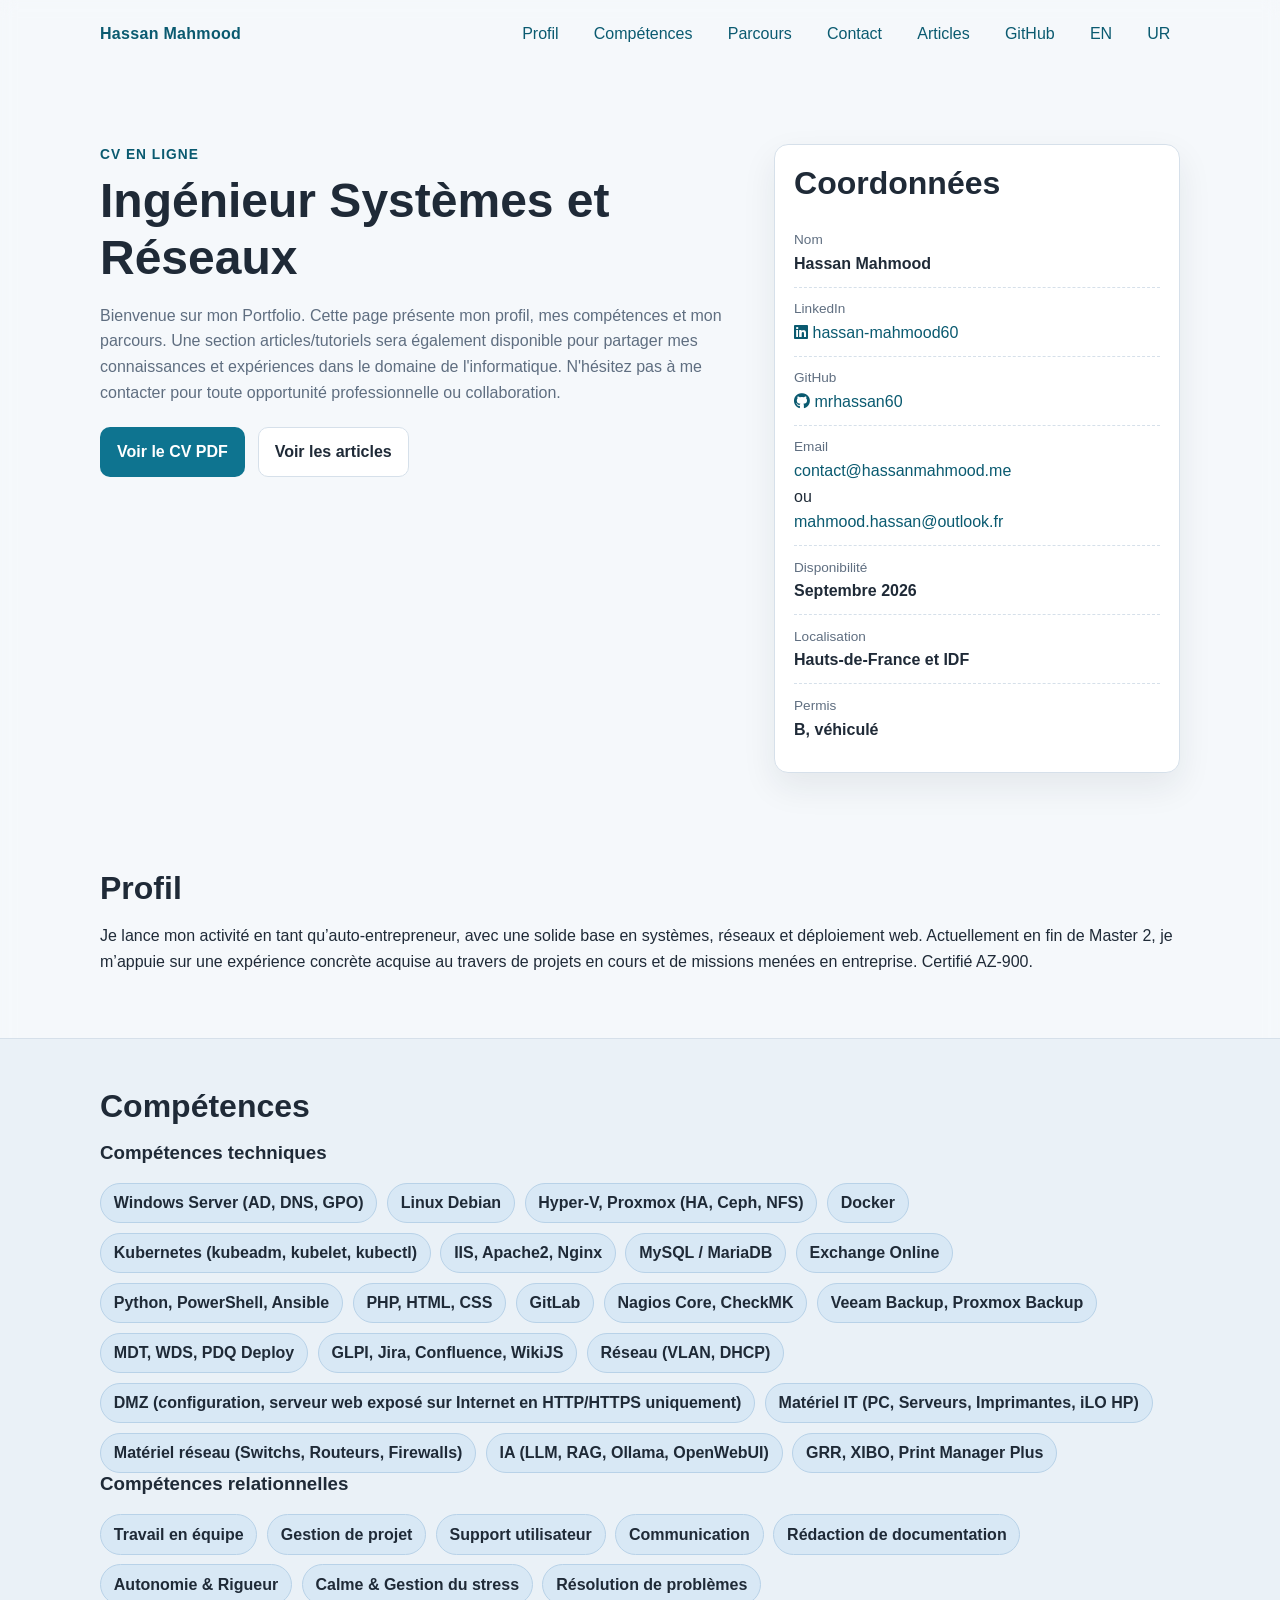
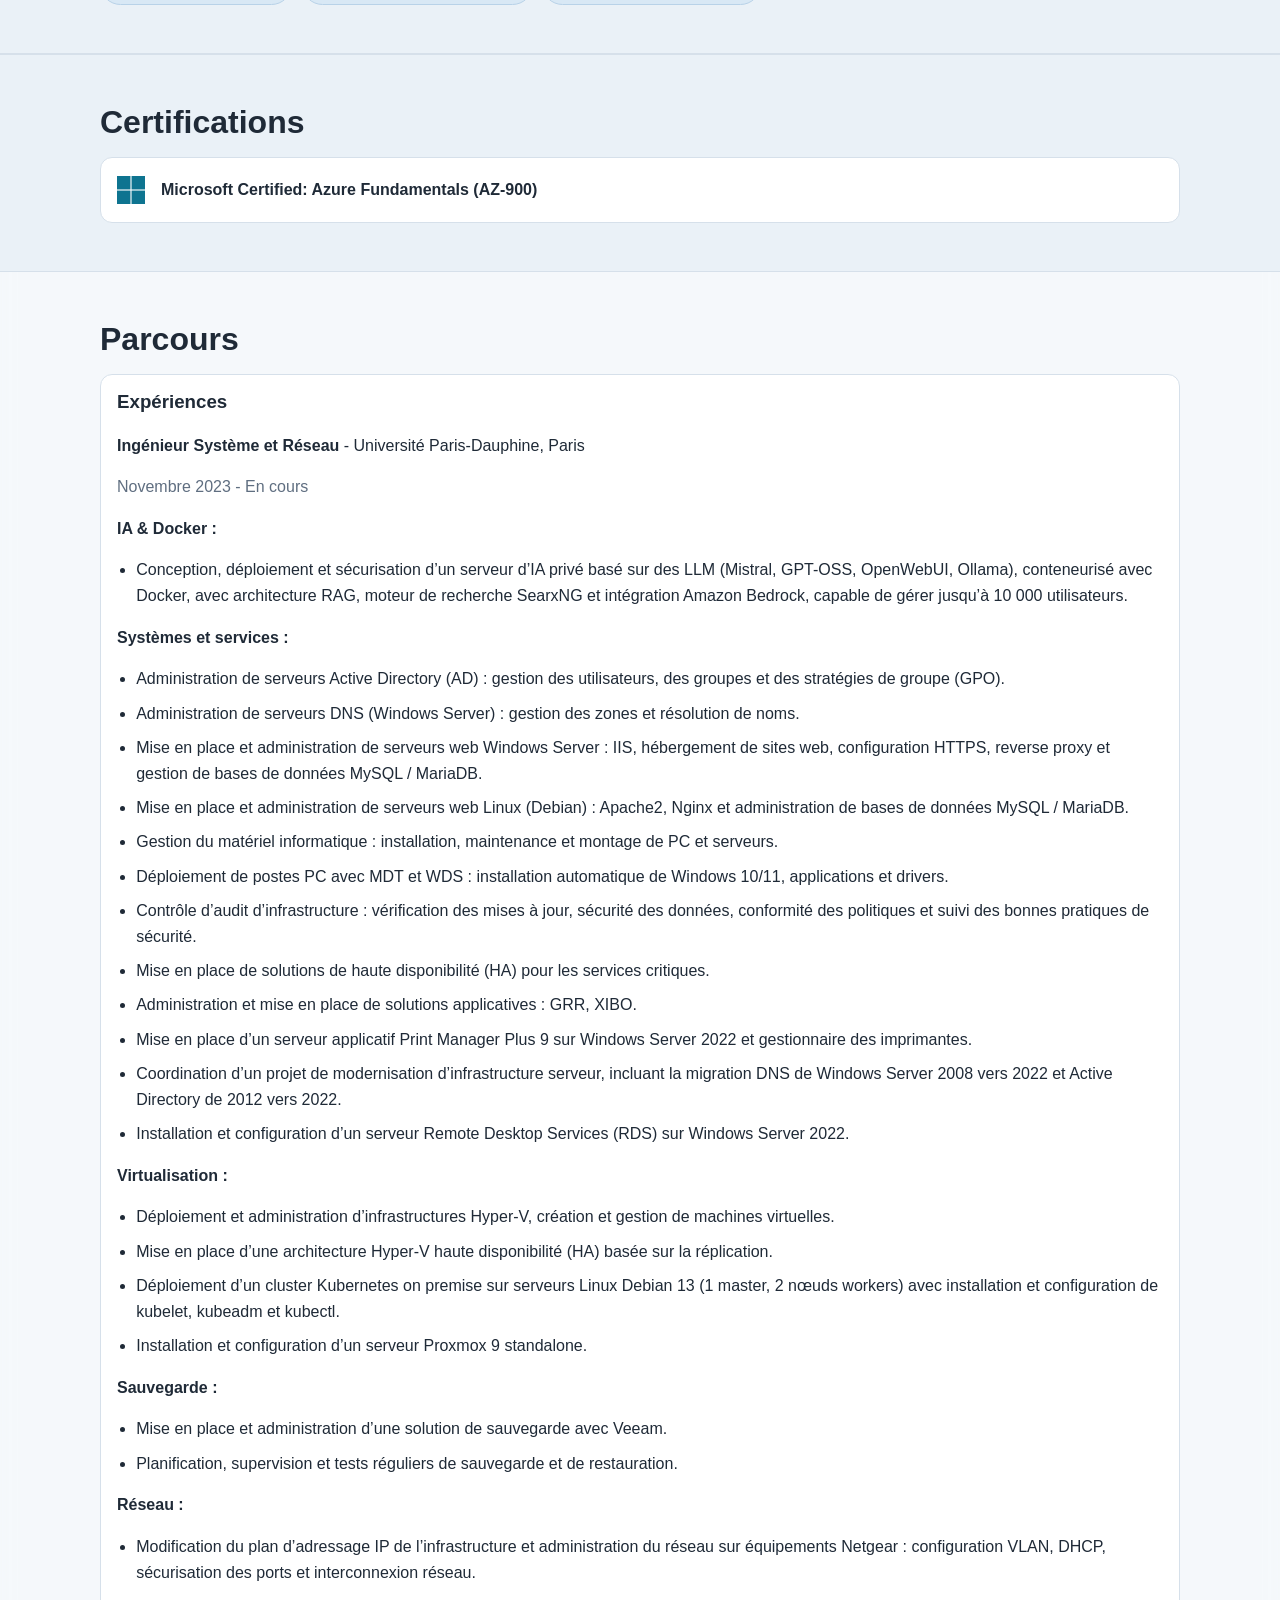
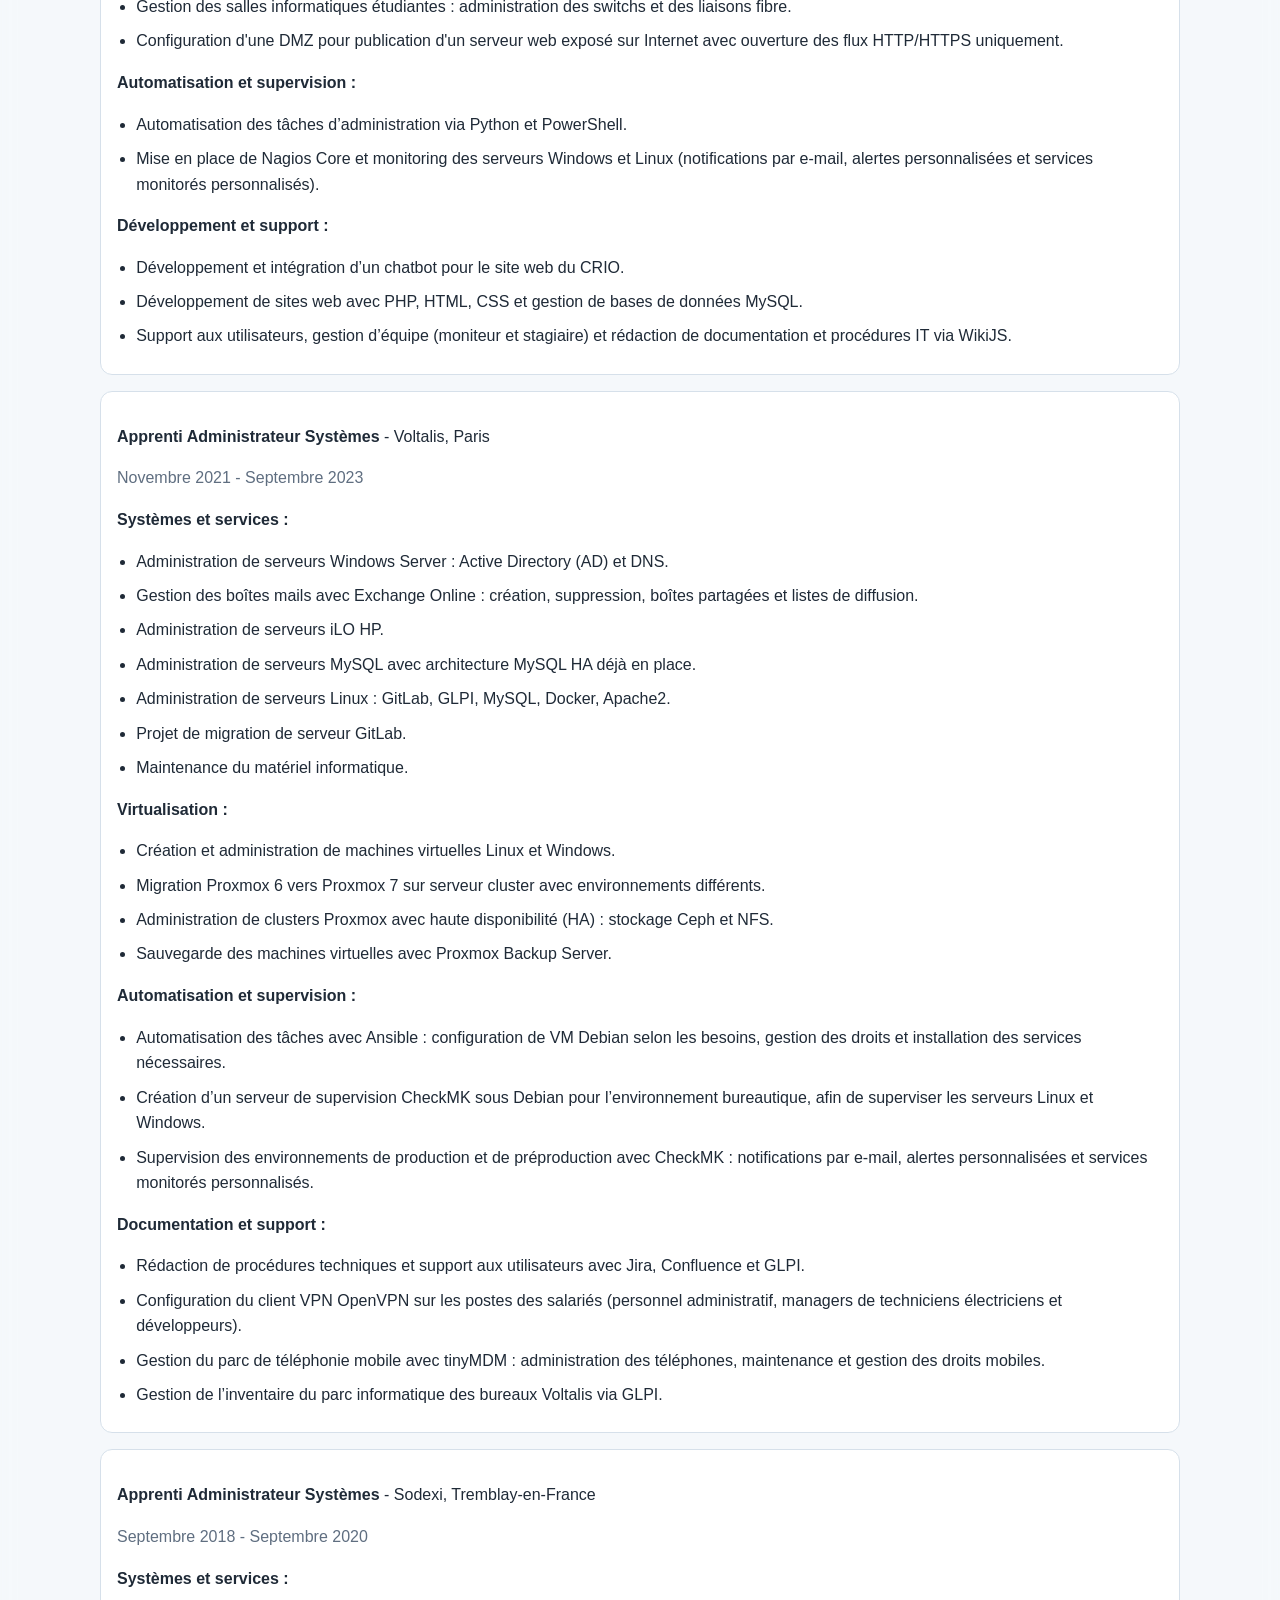
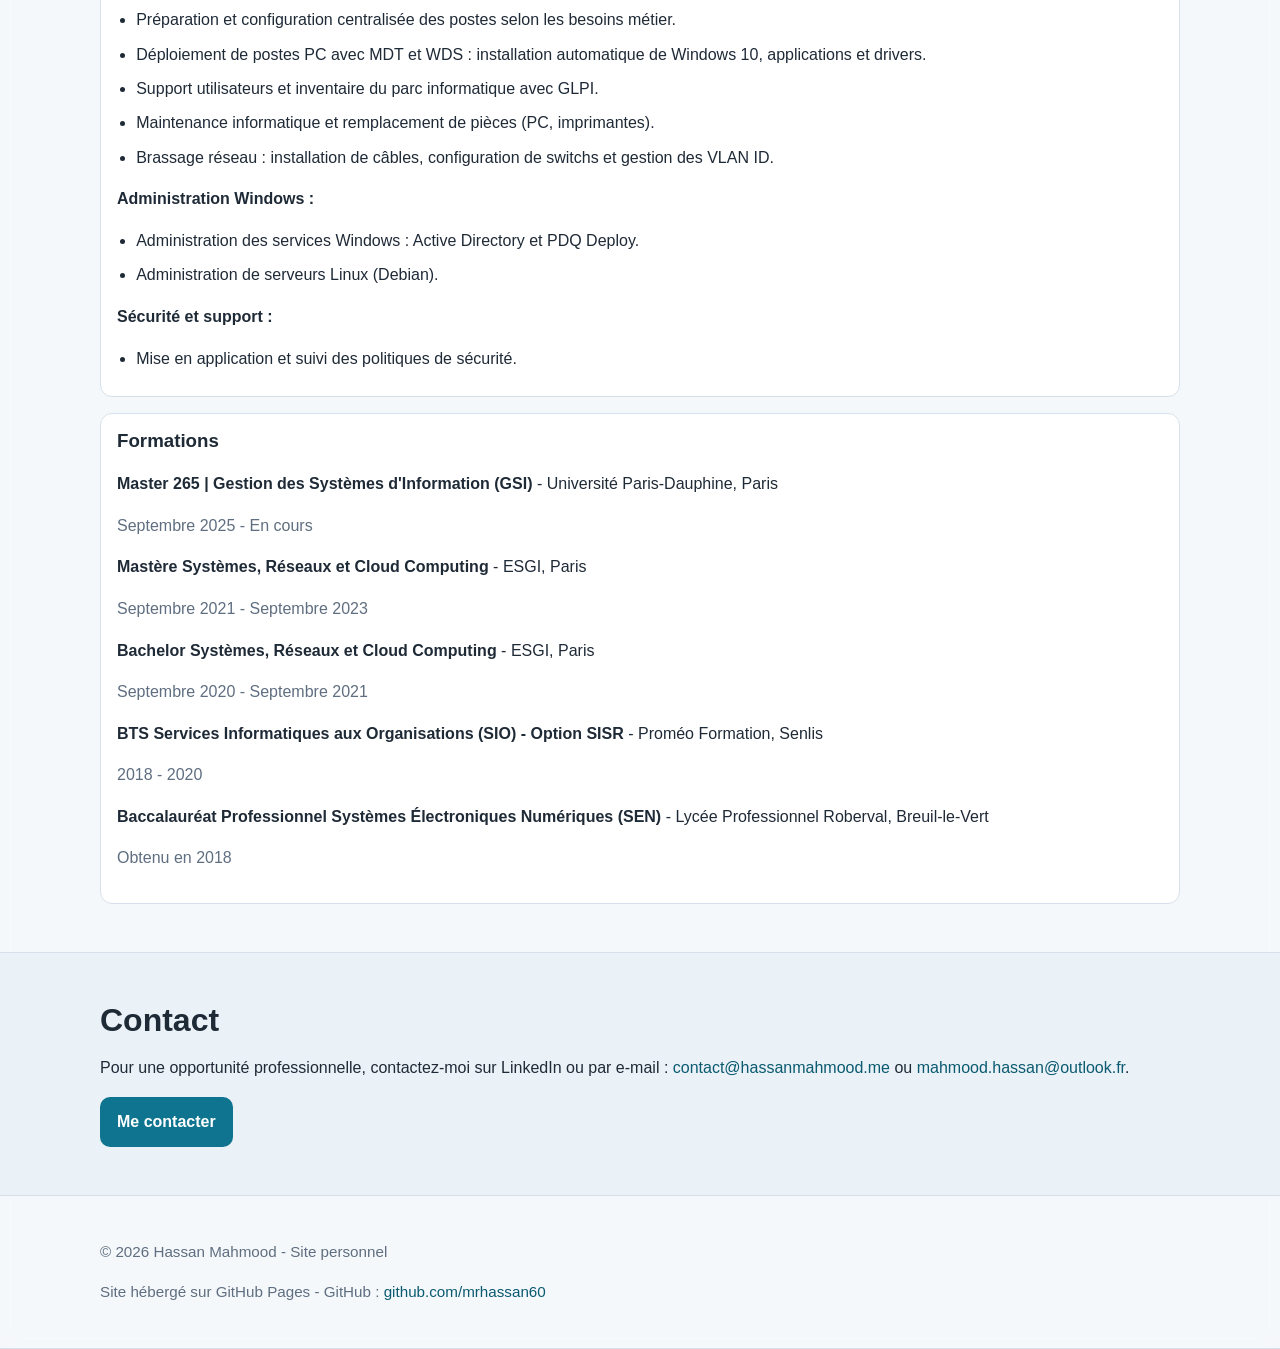
<file: index.html>
﻿<!DOCTYPE html>
<html lang="fr">
<head>
  <meta charset="UTF-8">
  <meta name="viewport" content="width=device-width, initial-scale=1.0">
  <meta name="description" content="CV en ligne de Hassan Mahmood. Profil, compétences, expériences et contact.">
  <title>Hassan Mahmood | CV en ligne</title>
  <link rel="stylesheet" href="styles.css">
  <link rel="stylesheet" href="https://cdnjs.cloudflare.com/ajax/libs/font-awesome/6.5.2/css/all.min.css" integrity="sha512-SnH5WK+bZxgPHs44uWIX+LLJAJ9/2PkPKZ5QiAj6Ta86w+fsb2TkcmfRyVX3pBnMFcV7oQPJkl9QevSCWr3W6A==" crossorigin="anonymous" referrerpolicy="no-referrer" />
</head>
<body
  <header class="site-header">
    <div class="container nav-wrap">
      <a class="brand" href="index.html">Hassan Mahmood</a>
      <nav class="nav">
        <a href="#profil">Profil</a>
        <a href="#competences">Compétences</a>
        <a href="#parcours">Parcours</a>
        <a href="#contact">Contact</a>
        <a href="articles.html">Articles</a>
        <a href="https://github.com/mrhassan60" target="_blank" rel="noopener noreferrer">GitHub</a>
        <a href="index-en.html" title="English version">EN</a>
        <a href="index-ur.html" title="اردو">UR</a>
      </nav>
    </div>
  </header>

  <main>
    <section class="hero">
      <div class="container hero-grid">
        <div>
          <p class="kicker">CV en ligne</p>
          <h1>Ingénieur Systèmes et Réseaux</h1>
          <p class="lead">
            Bienvenue sur mon Portfolio. Cette page présente mon profil, mes compétences
            et mon parcours. Une section articles/tutoriels sera également disponible pour partager mes connaissances et expériences dans le domaine de l'informatique. N'hésitez pas à me contacter pour toute opportunité professionnelle ou collaboration.
          </p>
          <div class="actions">
            <a class="btn btn-primary" href="assets/CV_Hassan_MAHMOOD.pdf" target="_blank" rel="noopener noreferrer">Voir le CV PDF</a>
            <a class="btn btn-ghost" href="articles.html">Voir les articles</a>
          </div>
        </div>
        <aside class="card">
          <h2>Coordonnées</h2>
          <ul class="meta-list">
            <li><span>Nom</span><strong>Hassan Mahmood</strong></li>
            <li><span>LinkedIn</span><a href="https://www.linkedin.com/in/hassan-mahmood60/" target="_blank" rel="noopener noreferrer"><i class="fa-brands fa-linkedin"></i> hassan-mahmood60</a></li>
            <li><span>GitHub</span><a href="https://github.com/mrhassan60" target="_blank" rel="noopener noreferrer"><i class="fa-brands fa-github"></i> mrhassan60</a></li>
            <li><span>Email</span><a href="mailto:contact@hassanmahmood.me">contact@hassanmahmood.me</a> ou <a href="mailto:mahmood.hassan@outlook.fr">mahmood.hassan@outlook.fr</a></li>
            <li><span>Disponibilité</span><strong>Septembre 2026</strong></li>
            <li><span>Localisation</span><strong>Hauts-de-France et IDF</strong></li>
            <li><span>Permis</span><strong>B, véhiculé</strong></li>
          </ul>
        </aside>
      </div>
    </section>

    <section id="profil" class="section">
      <div class="container">
        <h2>Profil</h2>
        <p>
          Je lance mon activité en tant qu’auto-entrepreneur, avec une solide base en systèmes, réseaux et déploiement web. Actuellement en fin de Master 2, je m’appuie sur une expérience concrète acquise au travers de projets en cours et de missions menées en entreprise. Certifié AZ-900.
        </p>
      </div>
    </section>

    <section id="competences" class="section section-alt">
      <div class="container">
        <h2>Compétences</h2>
        <h3>Compétences techniques</h3>
        <div class="chips">
          <span>Windows Server (AD, DNS, GPO)</span>
          <span>Linux Debian</span>
          <span>Hyper-V, Proxmox (HA, Ceph, NFS)</span>
          <span>Docker</span>
          <span>Kubernetes (kubeadm, kubelet, kubectl)</span>
          <span>IIS, Apache2, Nginx</span>
          <span>MySQL / MariaDB</span>
          <span>Exchange Online</span>
          <span>Python, PowerShell, Ansible</span>
          <span>PHP, HTML, CSS</span>
          <span>GitLab</span>
          <span>Nagios Core, CheckMK</span>
          <span>Veeam Backup, Proxmox Backup</span>
          <span>MDT, WDS, PDQ Deploy</span>
          <span>GLPI, Jira, Confluence, WikiJS</span>
          <span>Réseau (VLAN, DHCP)</span>
          <span>DMZ (configuration, serveur web exposé sur Internet en HTTP/HTTPS uniquement)</span>
          <span>Matériel IT (PC, Serveurs, Imprimantes, iLO HP)</span>
          <span>Matériel réseau (Switchs, Routeurs, Firewalls)</span>
          <span>IA (LLM, RAG, Ollama, OpenWebUI)</span>
          <span>GRR, XIBO, Print Manager Plus</span>
        </div>
        <h3>Compétences relationnelles</h3>
        <div class="chips">
          <span>Travail en équipe</span>
          <span>Gestion de projet</span>
          <span>Support utilisateur</span>
          <span>Communication</span>
          <span>Rédaction de documentation</span>
          <span>Autonomie & Rigueur</span>
          <span>Calme & Gestion du stress</span>
          <span>Résolution de problèmes</span>
        </div>
      </div>
    </section>

    <section id="certifications" class="section section-alt">
      <div class="container">
        <h2>Certifications</h2>
        <div class="cert-list">
          <div class="cert-item">
            <i class="fa-brands fa-microsoft"></i>
            <p><strong>Microsoft Certified: Azure Fundamentals (AZ-900)</strong></p>
          </div>
        </div>
      </div>
    </section>

    <section id="parcours" class="section">
      <div class="container">
        <h2>Parcours</h2>
        <div class="timeline">
          <article>
            <h3>Expériences</h3>
            <p><strong>Ingénieur Système et Réseau</strong> - Université Paris-Dauphine, Paris</p>
            <p class="muted">Novembre 2023 - En cours</p>
            <p><strong>IA & Docker :</strong></p>
            <ul class="ats-list">
              <li>Conception, déploiement et sécurisation d’un serveur d’IA privé basé sur des LLM (Mistral, GPT-OSS, OpenWebUI, Ollama), conteneurisé avec Docker, avec architecture RAG, moteur de recherche SearxNG et intégration Amazon Bedrock, capable de gérer jusqu’à 10 000 utilisateurs.</li>
            </ul>

            <p><strong>Systèmes et services :</strong></p>
            <ul class="ats-list">
              <li>Administration de serveurs Active Directory (AD) : gestion des utilisateurs, des groupes et des stratégies de groupe (GPO).</li>
              <li>Administration de serveurs DNS (Windows Server) : gestion des zones et résolution de noms.</li>
              <li>Mise en place et administration de serveurs web Windows Server : IIS, hébergement de sites web, configuration HTTPS, reverse proxy et gestion de bases de données MySQL / MariaDB.</li>
              <li>Mise en place et administration de serveurs web Linux (Debian) : Apache2, Nginx et administration de bases de données MySQL / MariaDB.</li>
              <li>Gestion du matériel informatique : installation, maintenance et montage de PC et serveurs.</li>
              <li>Déploiement de postes PC avec MDT et WDS : installation automatique de Windows 10/11, applications et drivers.</li>
              <li>Contrôle d’audit d’infrastructure : vérification des mises à jour, sécurité des données, conformité des politiques et suivi des bonnes pratiques de sécurité.</li>
              <li>Mise en place de solutions de haute disponibilité (HA) pour les services critiques.</li>
              <li>Administration et mise en place de solutions applicatives : GRR, XIBO.</li>
              <li>Mise en place d’un serveur applicatif Print Manager Plus 9 sur Windows Server 2022 et gestionnaire des imprimantes.</li>
              <li>Coordination d’un projet de modernisation d’infrastructure serveur, incluant la migration DNS de Windows Server 2008 vers 2022 et Active Directory de 2012 vers 2022.</li>
              <li>Installation et configuration d’un serveur Remote Desktop Services (RDS) sur Windows Server 2022.</li>
            </ul>

            <p><strong>Virtualisation :</strong></p>
            <ul class="ats-list">
              <li>Déploiement et administration d’infrastructures Hyper-V, création et gestion de machines virtuelles.</li>
              <li>Mise en place d’une architecture Hyper-V haute disponibilité (HA) basée sur la réplication.</li>
              <li>Déploiement d’un cluster Kubernetes on premise sur serveurs Linux Debian 13 (1 master, 2 nœuds workers) avec installation et configuration de kubelet, kubeadm et kubectl.</li>
              <li>Installation et configuration d’un serveur Proxmox 9 standalone.</li>
            </ul>

            <p><strong>Sauvegarde :</strong></p>
            <ul class="ats-list">
              <li>Mise en place et administration d’une solution de sauvegarde avec Veeam.</li>
              <li>Planification, supervision et tests réguliers de sauvegarde et de restauration.</li>
            </ul>

            <p><strong>Réseau :</strong></p>
            <ul class="ats-list">
              <li>Modification du plan d’adressage IP de l’infrastructure et administration du réseau sur équipements Netgear : configuration VLAN, DHCP, sécurisation des ports et interconnexion réseau.</li>
              <li>Gestion des salles informatiques étudiantes : administration des switchs et des liaisons fibre.</li>
              <li>Configuration d'une DMZ pour publication d'un serveur web exposé sur Internet avec ouverture des flux HTTP/HTTPS uniquement.</li>
            </ul>

            <p><strong>Automatisation et supervision :</strong></p>
            <ul class="ats-list">
              <li>Automatisation des tâches d’administration via Python et PowerShell.</li>
              <li>Mise en place de Nagios Core et monitoring des serveurs Windows et Linux (notifications par e-mail, alertes personnalisées et services monitorés personnalisés).</li>
            </ul>

            <p><strong>Développement et support :</strong></p>
            <ul class="ats-list">
              <li>Développement et intégration d’un chatbot pour le site web du CRIO.</li>
              <li>Développement de sites web avec PHP, HTML, CSS et gestion de bases de données MySQL.</li>
              <li>Support aux utilisateurs, gestion d’équipe (moniteur et stagiaire) et rédaction de documentation et procédures IT via WikiJS.</li>
            </ul>
          </article>
          <article>
            <p><strong>Apprenti Administrateur Systèmes</strong> - Voltalis, Paris</p>
            <p class="muted">Novembre 2021 - Septembre 2023</p>
            <p><strong>Systèmes et services :</strong></p>
            <ul class="ats-list">
              <li>Administration de serveurs Windows Server : Active Directory (AD) et DNS.</li>
              <li>Gestion des boîtes mails avec Exchange Online : création, suppression, boîtes partagées et listes de diffusion.</li>
              <li>Administration de serveurs iLO HP.</li>
              <li>Administration de serveurs MySQL avec architecture MySQL HA déjà en place.</li>
              <li>Administration de serveurs Linux : GitLab, GLPI, MySQL, Docker, Apache2.</li>
              <li>Projet de migration de serveur GitLab.</li>
              <li>Maintenance du matériel informatique.</li>
            </ul>

            <p><strong>Virtualisation :</strong></p>
            <ul class="ats-list">
              <li>Création et administration de machines virtuelles Linux et Windows.</li>
              <li>Migration Proxmox 6 vers Proxmox 7 sur serveur cluster avec environnements différents.</li>
              <li>Administration de clusters Proxmox avec haute disponibilité (HA) : stockage Ceph et NFS.</li>
              <li>Sauvegarde des machines virtuelles avec Proxmox Backup Server.</li>
            </ul>

            <p><strong>Automatisation et supervision :</strong></p>
            <ul class="ats-list">
              <li>Automatisation des tâches avec Ansible : configuration de VM Debian selon les besoins, gestion des droits et installation des services nécessaires.</li>
              <li>Création d’un serveur de supervision CheckMK sous Debian pour l’environnement bureautique, afin de superviser les serveurs Linux et Windows.</li>
              <li>Supervision des environnements de production et de préproduction avec CheckMK : notifications par e-mail, alertes personnalisées et services monitorés personnalisés.</li>
            </ul>

            <p><strong>Documentation et support :</strong></p>
            <ul class="ats-list">
              <li>Rédaction de procédures techniques et support aux utilisateurs avec Jira, Confluence et GLPI.</li>
              <li>Configuration du client VPN OpenVPN sur les postes des salariés (personnel administratif, managers de techniciens électriciens et développeurs).</li>
              <li>Gestion du parc de téléphonie mobile avec tinyMDM : administration des téléphones, maintenance et gestion des droits mobiles.</li>
              <li>Gestion de l’inventaire du parc informatique des bureaux Voltalis via GLPI.</li>
            </ul>
          </article>
          <article>
            <p><strong>Apprenti Administrateur Systèmes</strong> - Sodexi, Tremblay-en-France</p>
            <p class="muted">Septembre 2018 - Septembre 2020</p>
            <p><strong>Systèmes et services :</strong></p>
            <ul class="ats-list">
              <li>Préparation et configuration centralisée des postes selon les besoins métier.</li>
              <li>Déploiement de postes PC avec MDT et WDS : installation automatique de Windows 10, applications et drivers.</li>
              <li>Support utilisateurs et inventaire du parc informatique avec GLPI.</li>
              <li>Maintenance informatique et remplacement de pièces (PC, imprimantes).</li>
              <li>Brassage réseau : installation de câbles, configuration de switchs et gestion des VLAN ID.</li>
            </ul>

            <p><strong>Administration Windows :</strong></p>
            <ul class="ats-list">
              <li>Administration des services Windows : Active Directory et PDQ Deploy.</li>
              <li>Administration de serveurs Linux (Debian).</li>
            </ul>

            <p><strong>Sécurité et support :</strong></p>
            <ul class="ats-list">
              <li>Mise en application et suivi des politiques de sécurité.</li>
            </ul>
          </article>
          <article>
            <h3>Formations</h3>
            <p><strong>Master 265 | Gestion des Systèmes d'Information (GSI)</strong> - Université Paris-Dauphine, Paris</p>
            <p class="muted">Septembre 2025 - En cours</p>
            <p><strong>Mastère Systèmes, Réseaux et Cloud Computing</strong> - ESGI, Paris</p>
            <p class="muted">Septembre 2021 - Septembre 2023</p>
            <p><strong>Bachelor Systèmes, Réseaux et Cloud Computing</strong> - ESGI, Paris</p>
            <p class="muted">Septembre 2020 - Septembre 2021</p>
            <p><strong>BTS Services Informatiques aux Organisations (SIO) - Option SISR</strong> - Proméo Formation, Senlis</p>
            <p class="muted">2018 - 2020</p>
            <p><strong>Baccalauréat Professionnel Systèmes Électroniques Numériques (SEN)</strong> - Lycée Professionnel Roberval, Breuil-le-Vert</p>
            <p class="muted">Obtenu en 2018</p>
          </article>
        </div>
      </div>
    </section>

    <section id="contact" class="section section-alt">
      <div class="container">
        <h2>Contact</h2>
        <p>Pour une opportunité professionnelle, contactez-moi sur LinkedIn ou par e-mail : <a href="mailto:contact@hassanmahmood.me">contact@hassanmahmood.me</a> ou <a href="mailto:mahmood.hassan@outlook.fr">mahmood.hassan@outlook.fr</a>.</p>
        <a class="btn btn-primary" href="https://www.linkedin.com/in/hassan-mahmood60/" target="_blank" rel="noopener noreferrer">Me contacter</a>
      </div>
    </section>
  </main>

  <footer class="site-footer">
    <div class="container">
      <p>© 2026 Hassan Mahmood - Site personnel</p>
      <p>Site hébergé sur GitHub Pages - GitHub : <a href="https://github.com/mrhassan60" target="_blank" rel="noopener noreferrer">github.com/mrhassan60</a></p>
    </div>
  </footer>
</body>
</html>
</file>
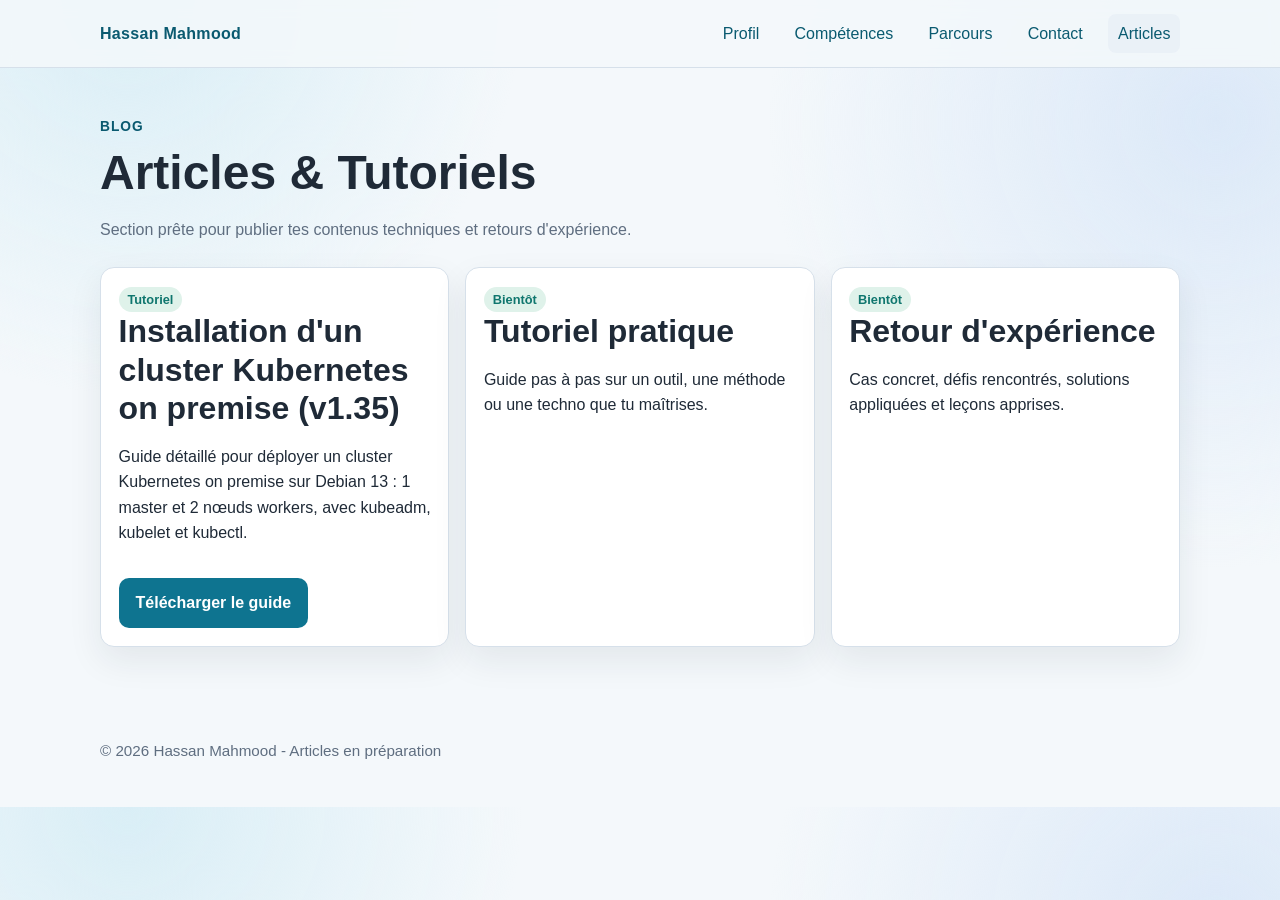
<file: articles.html>
﻿<!DOCTYPE html>
<html lang="fr">
<head>
  <meta charset="UTF-8">
  <meta name="viewport" content="width=device-width, initial-scale=1.0">
  <meta name="description" content="Articles et tutoriels de Hassan Mahmood.">
  <title>Articles | Hassan Mahmood</title>
  <link rel="stylesheet" href="styles.css">
</head>
<body>
  <header class="site-header">
    <div class="container nav-wrap">
      <a class="brand" href="index.html">Hassan Mahmood</a>
      <nav class="nav">
        <a href="index.html#profil">Profil</a>
        <a href="index.html#competences">Compétences</a>
        <a href="index.html#parcours">Parcours</a>
        <a href="index.html#contact">Contact</a>
        <a href="articles.html" aria-current="page">Articles</a>
      </nav>
    </div>
  </header>

  <main class="section">
    <div class="container">
      <p class="kicker">Blog</p>
      <h1>Articles & Tutoriels</h1>
      <p class="lead">Section prête pour publier tes contenus techniques et retours d'expérience.</p>

      <div class="grid-cards">
        <article class="post-card">
          <p class="tag">Tutoriel</p>
          <h2>Installation d'un cluster Kubernetes on premise (v1.35)</h2>
          <p>Guide détaillé pour déployer un cluster Kubernetes on premise sur Debian 13 : 1 master et 2 nœuds workers, avec kubeadm, kubelet et kubectl.</p>
          <a class="btn btn-primary" href="assets/Installation-K8s-v1.35-Guide-Detaille.docx" target="_blank" rel="noopener noreferrer" style="margin-top:1rem;display:inline-block;">Télécharger le guide</a>
        </article>
        <article class="post-card">
          <p class="tag">Bientôt</p>
          <h2>Tutoriel pratique</h2>
          <p>Guide pas à pas sur un outil, une méthode ou une techno que tu maîtrises.</p>
        </article>
        <article class="post-card">
          <p class="tag">Bientôt</p>
          <h2>Retour d'expérience</h2>
          <p>Cas concret, défis rencontrés, solutions appliquées et leçons apprises.</p>
        </article>
      </div>
    </div>
  </main>

  <footer class="site-footer">
    <div class="container">
      <p>© 2026 Hassan Mahmood - Articles en préparation</p>
    </div>
  </footer>
</body>
</html>
</file>
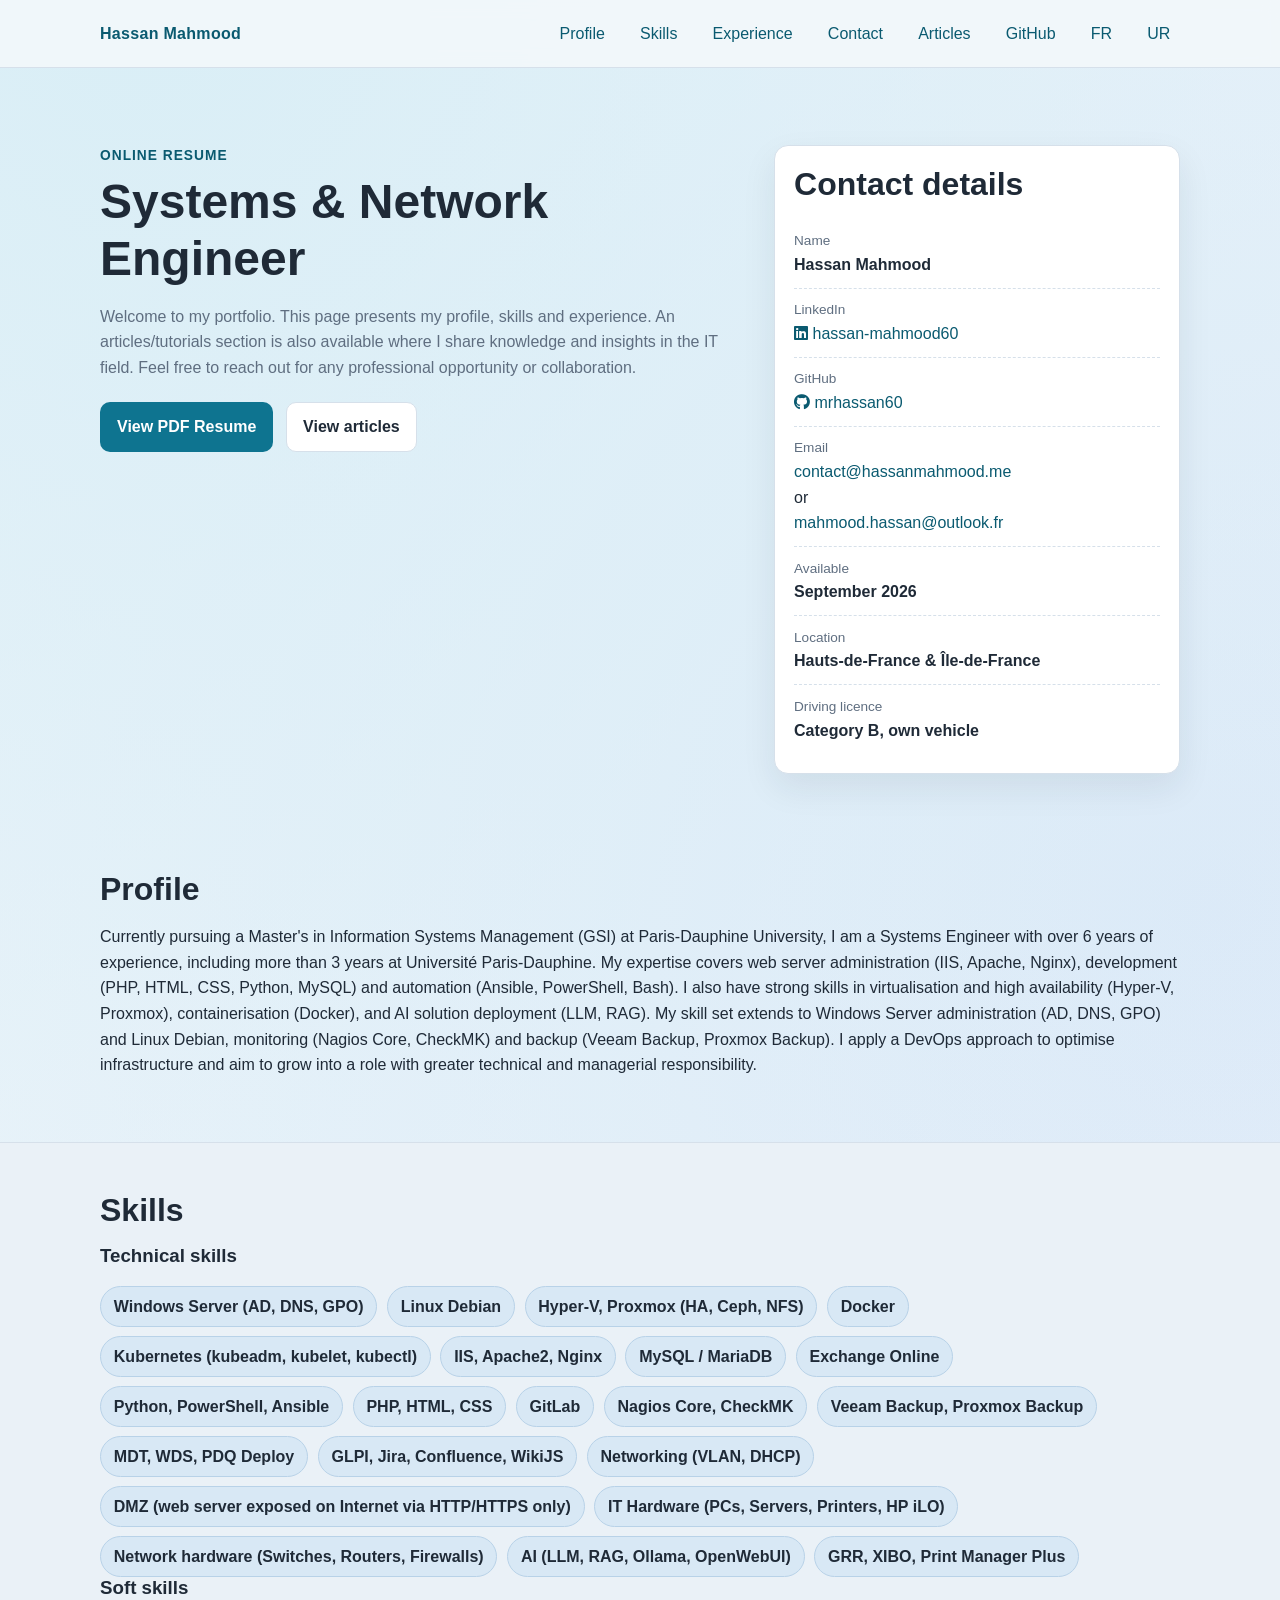
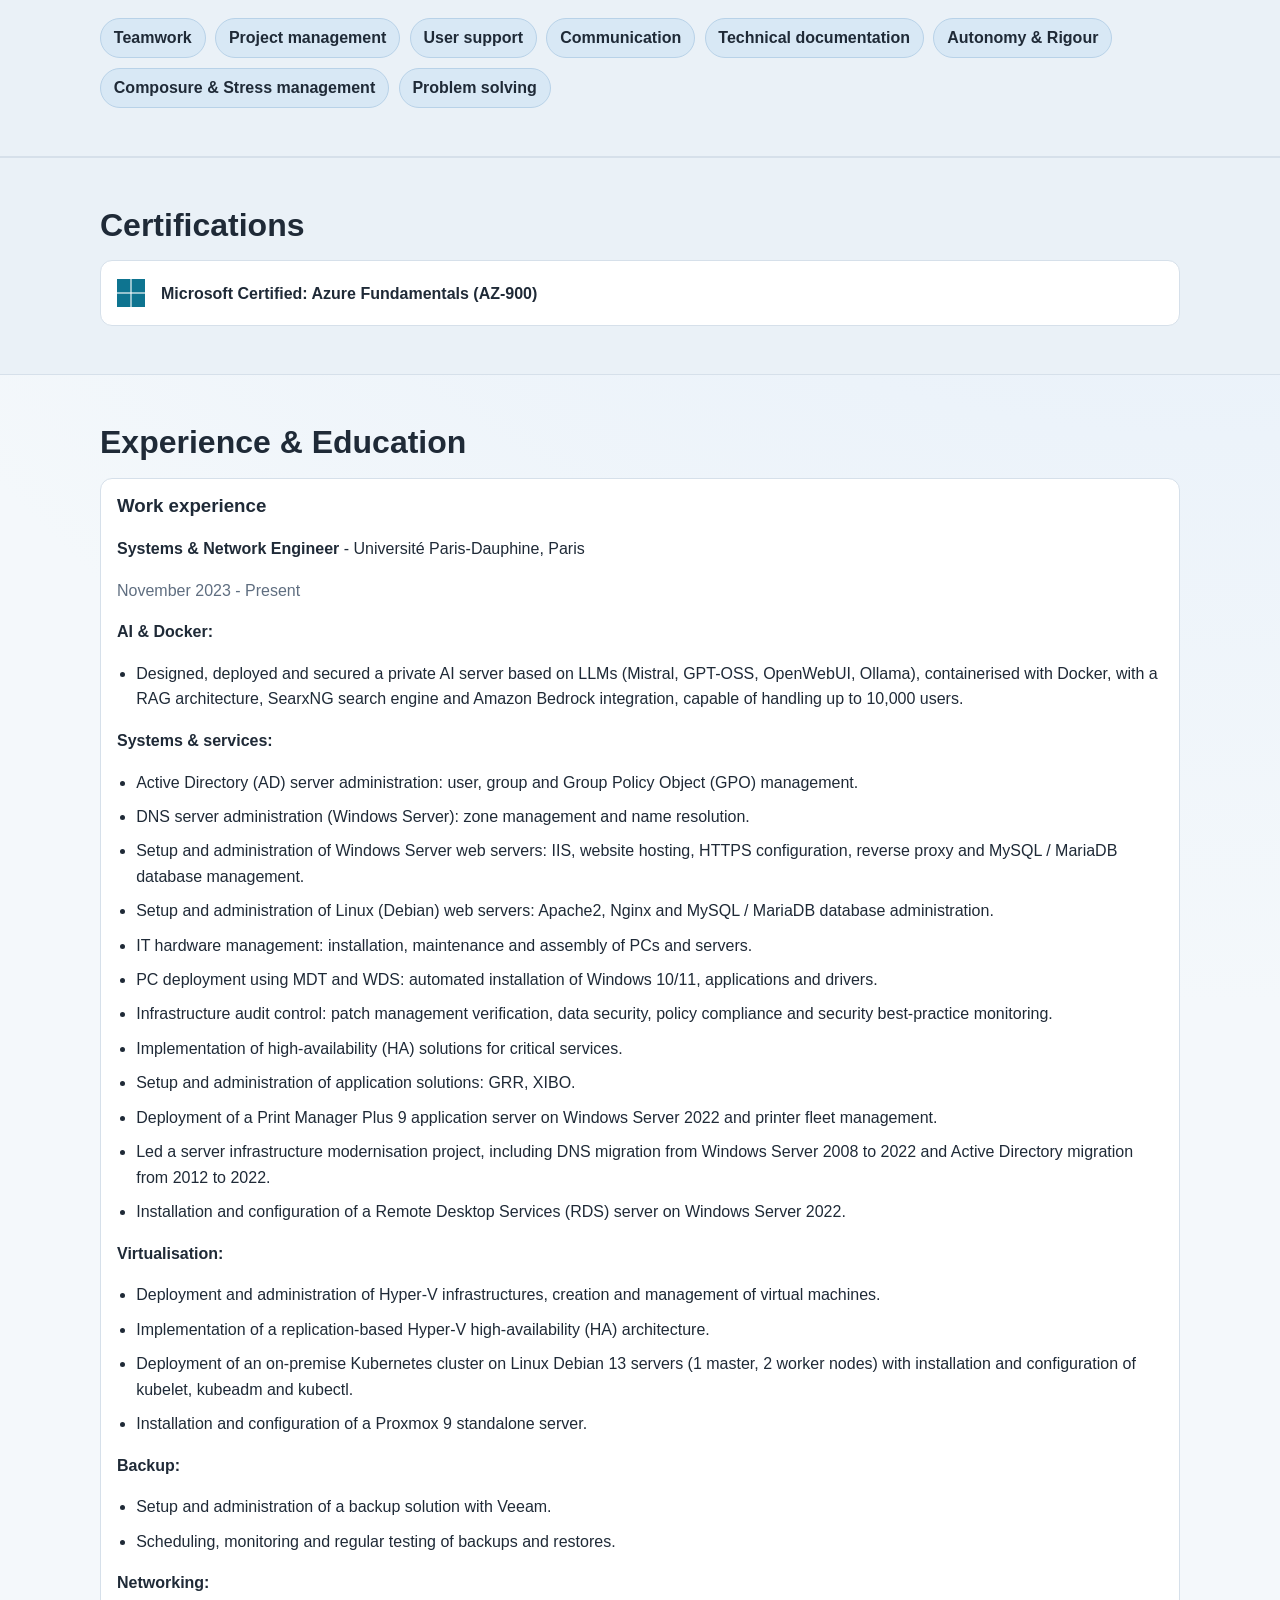
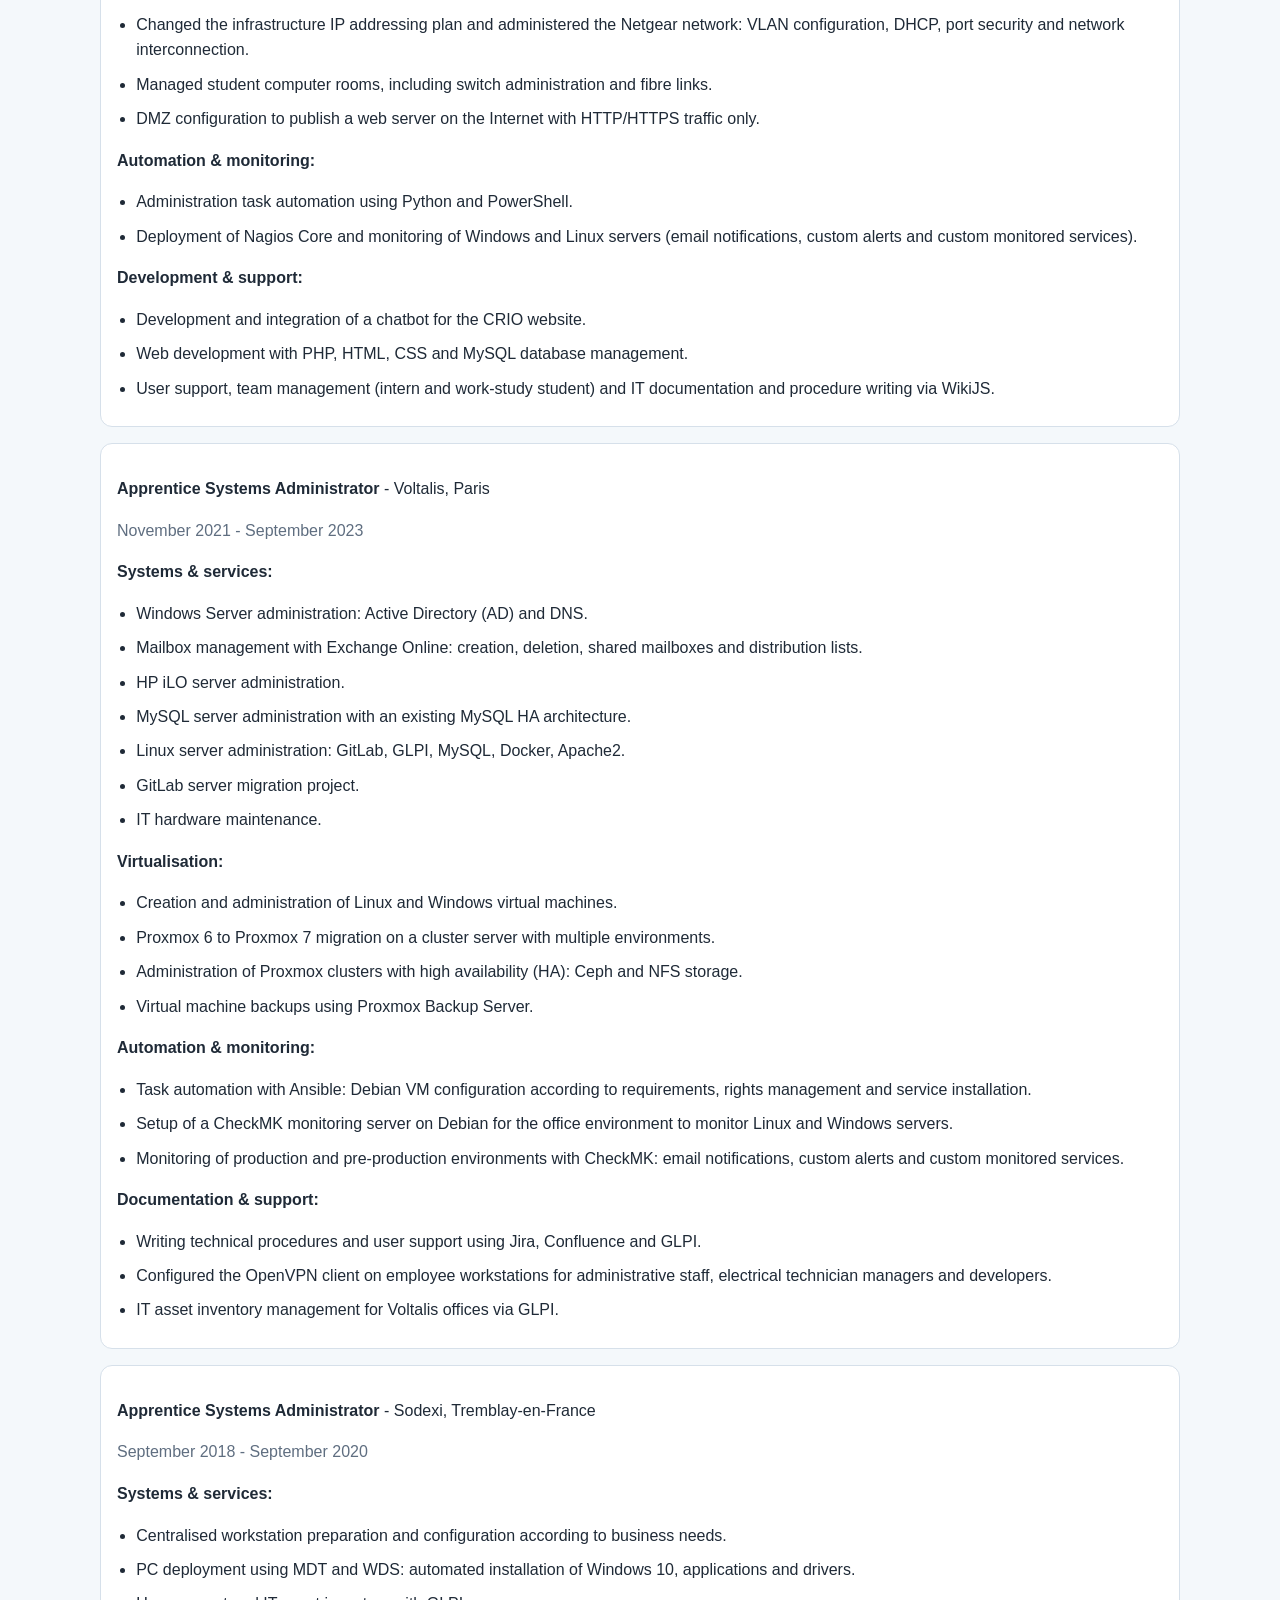
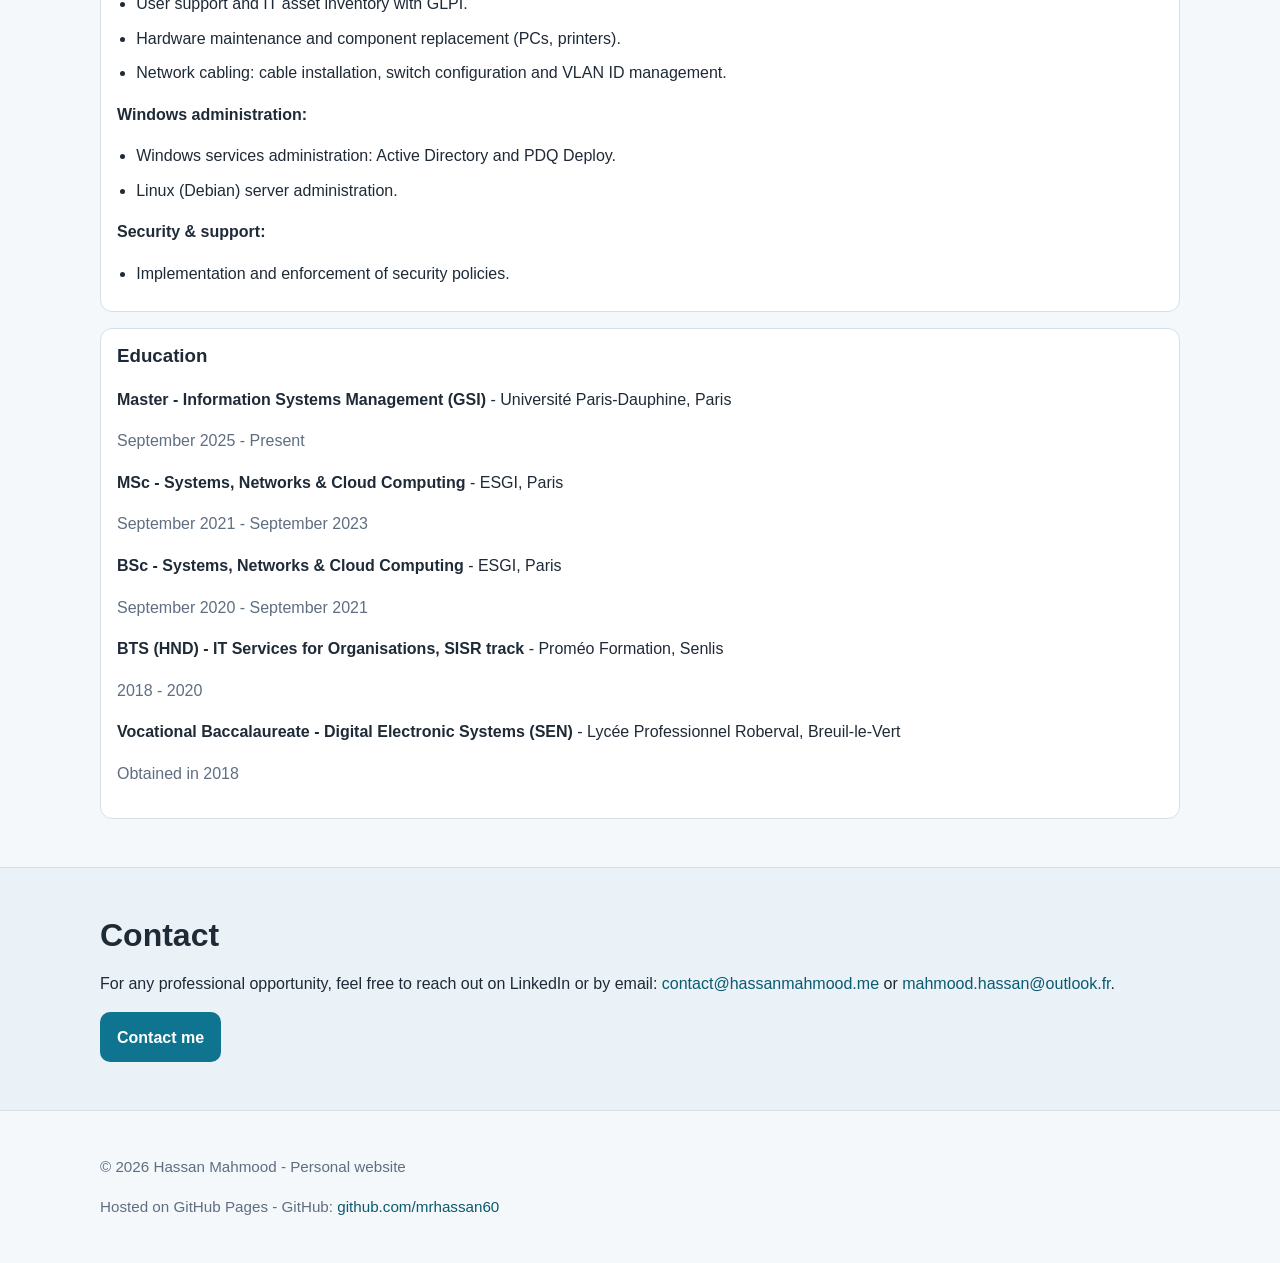
<file: index-en.html>
<!DOCTYPE html>
<html lang="en">
<head>
  <meta charset="UTF-8">
  <meta name="viewport" content="width=device-width, initial-scale=1.0">
  <meta name="description" content="Hassan Mahmood's online resume. Profile, skills, experience and contact.">
  <title>Hassan Mahmood | Online Resume</title>
  <link rel="stylesheet" href="styles.css">
  <link rel="stylesheet" href="https://cdnjs.cloudflare.com/ajax/libs/font-awesome/6.5.2/css/all.min.css" integrity="sha512-SnH5WK+bZxgPHs44uWIX+LLJAJ9/2PkPKZ5QiAj6Ta86w+fsb2TkcmfRyVX3pBnMFcV7oQPJkl9QevSCWr3W6A==" crossorigin="anonymous" referrerpolicy="no-referrer" />
</head>
<body>
  <header class="site-header">
    <div class="container nav-wrap">
      <a class="brand" href="index-en.html">Hassan Mahmood</a>
      <nav class="nav">
        <a href="#profile">Profile</a>
        <a href="#skills">Skills</a>
        <a href="#experience">Experience</a>
        <a href="#contact">Contact</a>
        <a href="articles.html">Articles</a>
        <a href="https://github.com/mrhassan60" target="_blank" rel="noopener noreferrer">GitHub</a>
        <a href="index.html" title="Version française">FR</a>
        <a href="index-ur.html" title="اردو">UR</a>
      </nav>
    </div>
  </header>

  <main>
    <section class="hero">
      <div class="container hero-grid">
        <div>
          <p class="kicker">Online Resume</p>
          <h1>Systems & Network Engineer</h1>
          <p class="lead">
            Welcome to my portfolio. This page presents my profile, skills and experience.
            An articles/tutorials section is also available where I share knowledge and insights
            in the IT field. Feel free to reach out for any professional opportunity or collaboration.
          </p>
          <div class="actions">
            <a class="btn btn-primary" href="assets/CV_Hassan_MAHMOOD_EN.pdf" target="_blank" rel="noopener noreferrer">View PDF Resume</a>
            <a class="btn btn-ghost" href="articles.html">View articles</a>
          </div>
        </div>
        <aside class="card">
          <h2>Contact details</h2>
          <ul class="meta-list">
            <li><span>Name</span><strong>Hassan Mahmood</strong></li>
            <li><span>LinkedIn</span><a href="https://www.linkedin.com/in/hassan-mahmood60/" target="_blank" rel="noopener noreferrer"><i class="fa-brands fa-linkedin"></i> hassan-mahmood60</a></li>
            <li><span>GitHub</span><a href="https://github.com/mrhassan60" target="_blank" rel="noopener noreferrer"><i class="fa-brands fa-github"></i> mrhassan60</a></li>
            <li><span>Email</span><a href="mailto:contact@hassanmahmood.me">contact@hassanmahmood.me</a> or <a href="mailto:mahmood.hassan@outlook.fr">mahmood.hassan@outlook.fr</a></li>
            <li><span>Available</span><strong>September 2026</strong></li>
            <li><span>Location</span><strong>Hauts-de-France & Île-de-France</strong></li>
            <li><span>Driving licence</span><strong>Category B, own vehicle</strong></li>
          </ul>
        </aside>
      </div>
    </section>

    <section id="profile" class="section">
      <div class="container">
        <h2>Profile</h2>
        <p>
          Currently pursuing a Master's in Information Systems Management (GSI) at Paris-Dauphine University,
          I am a Systems Engineer with over 6 years of experience, including more than 3 years at
          Université Paris-Dauphine. My expertise covers web server administration (IIS, Apache, Nginx),
          development (PHP, HTML, CSS, Python, MySQL) and automation (Ansible, PowerShell, Bash).
          I also have strong skills in virtualisation and high availability (Hyper-V, Proxmox),
          containerisation (Docker), and AI solution deployment (LLM, RAG). My skill set extends to
          Windows Server administration (AD, DNS, GPO) and Linux Debian, monitoring (Nagios Core,
          CheckMK) and backup (Veeam Backup, Proxmox Backup). I apply a DevOps approach to optimise
          infrastructure and aim to grow into a role with greater technical and managerial responsibility.
        </p>
      </div>
    </section>

    <section id="skills" class="section section-alt">
      <div class="container">
        <h2>Skills</h2>
        <h3>Technical skills</h3>
        <div class="chips">
          <span>Windows Server (AD, DNS, GPO)</span>
          <span>Linux Debian</span>
          <span>Hyper-V, Proxmox (HA, Ceph, NFS)</span>
          <span>Docker</span>
          <span>Kubernetes (kubeadm, kubelet, kubectl)</span>
          <span>IIS, Apache2, Nginx</span>
          <span>MySQL / MariaDB</span>
          <span>Exchange Online</span>
          <span>Python, PowerShell, Ansible</span>
          <span>PHP, HTML, CSS</span>
          <span>GitLab</span>
          <span>Nagios Core, CheckMK</span>
          <span>Veeam Backup, Proxmox Backup</span>
          <span>MDT, WDS, PDQ Deploy</span>
          <span>GLPI, Jira, Confluence, WikiJS</span>
          <span>Networking (VLAN, DHCP)</span>
          <span>DMZ (web server exposed on Internet via HTTP/HTTPS only)</span>
          <span>IT Hardware (PCs, Servers, Printers, HP iLO)</span>
          <span>Network hardware (Switches, Routers, Firewalls)</span>
          <span>AI (LLM, RAG, Ollama, OpenWebUI)</span>
          <span>GRR, XIBO, Print Manager Plus</span>
        </div>
        <h3>Soft skills</h3>
        <div class="chips">
          <span>Teamwork</span>
          <span>Project management</span>
          <span>User support</span>
          <span>Communication</span>
          <span>Technical documentation</span>
          <span>Autonomy & Rigour</span>
          <span>Composure & Stress management</span>
          <span>Problem solving</span>
        </div>
      </div>
    </section>

    <section id="certifications" class="section section-alt">
      <div class="container">
        <h2>Certifications</h2>
        <div class="cert-list">
          <div class="cert-item">
            <i class="fa-brands fa-microsoft"></i>
            <p><strong>Microsoft Certified: Azure Fundamentals (AZ-900)</strong></p>
          </div>
        </div>
      </div>
    </section>

    <section id="experience" class="section">
      <div class="container">
        <h2>Experience &amp; Education</h2>
        <div class="timeline">
          <article>
            <h3>Work experience</h3>
            <p><strong>Systems &amp; Network Engineer</strong> - Université Paris-Dauphine, Paris</p>
            <p class="muted">November 2023 - Present</p>
            <p><strong>AI &amp; Docker:</strong></p>
            <ul class="ats-list">
              <li>Designed, deployed and secured a private AI server based on LLMs (Mistral, GPT-OSS, OpenWebUI, Ollama), containerised with Docker, with a RAG architecture, SearxNG search engine and Amazon Bedrock integration, capable of handling up to 10,000 users.</li>
            </ul>

            <p><strong>Systems &amp; services:</strong></p>
            <ul class="ats-list">
              <li>Active Directory (AD) server administration: user, group and Group Policy Object (GPO) management.</li>
              <li>DNS server administration (Windows Server): zone management and name resolution.</li>
              <li>Setup and administration of Windows Server web servers: IIS, website hosting, HTTPS configuration, reverse proxy and MySQL / MariaDB database management.</li>
              <li>Setup and administration of Linux (Debian) web servers: Apache2, Nginx and MySQL / MariaDB database administration.</li>
              <li>IT hardware management: installation, maintenance and assembly of PCs and servers.</li>
              <li>PC deployment using MDT and WDS: automated installation of Windows 10/11, applications and drivers.</li>
              <li>Infrastructure audit control: patch management verification, data security, policy compliance and security best-practice monitoring.</li>
              <li>Implementation of high-availability (HA) solutions for critical services.</li>
              <li>Setup and administration of application solutions: GRR, XIBO.</li>
              <li>Deployment of a Print Manager Plus 9 application server on Windows Server 2022 and printer fleet management.</li>
              <li>Led a server infrastructure modernisation project, including DNS migration from Windows Server 2008 to 2022 and Active Directory migration from 2012 to 2022.</li>
              <li>Installation and configuration of a Remote Desktop Services (RDS) server on Windows Server 2022.</li>
            </ul>

            <p><strong>Virtualisation:</strong></p>
            <ul class="ats-list">
              <li>Deployment and administration of Hyper-V infrastructures, creation and management of virtual machines.</li>
              <li>Implementation of a replication-based Hyper-V high-availability (HA) architecture.</li>
              <li>Deployment of an on-premise Kubernetes cluster on Linux Debian 13 servers (1 master, 2 worker nodes) with installation and configuration of kubelet, kubeadm and kubectl.</li>
              <li>Installation and configuration of a Proxmox 9 standalone server.</li>
            </ul>

            <p><strong>Backup:</strong></p>
            <ul class="ats-list">
              <li>Setup and administration of a backup solution with Veeam.</li>
              <li>Scheduling, monitoring and regular testing of backups and restores.</li>
            </ul>

            <p><strong>Networking:</strong></p>
            <ul class="ats-list">
              <li>Changed the infrastructure IP addressing plan and administered the Netgear network: VLAN configuration, DHCP, port security and network interconnection.</li>
              <li>Managed student computer rooms, including switch administration and fibre links.</li>
              <li>DMZ configuration to publish a web server on the Internet with HTTP/HTTPS traffic only.</li>
            </ul>

            <p><strong>Automation &amp; monitoring:</strong></p>
            <ul class="ats-list">
              <li>Administration task automation using Python and PowerShell.</li>
              <li>Deployment of Nagios Core and monitoring of Windows and Linux servers (email notifications, custom alerts and custom monitored services).</li>
            </ul>

            <p><strong>Development &amp; support:</strong></p>
            <ul class="ats-list">
              <li>Development and integration of a chatbot for the CRIO website.</li>
              <li>Web development with PHP, HTML, CSS and MySQL database management.</li>
              <li>User support, team management (intern and work-study student) and IT documentation and procedure writing via WikiJS.</li>
            </ul>
          </article>
          <article>
            <p><strong>Apprentice Systems Administrator</strong> - Voltalis, Paris</p>
            <p class="muted">November 2021 - September 2023</p>
            <p><strong>Systems &amp; services:</strong></p>
            <ul class="ats-list">
              <li>Windows Server administration: Active Directory (AD) and DNS.</li>
              <li>Mailbox management with Exchange Online: creation, deletion, shared mailboxes and distribution lists.</li>
              <li>HP iLO server administration.</li>
              <li>MySQL server administration with an existing MySQL HA architecture.</li>
              <li>Linux server administration: GitLab, GLPI, MySQL, Docker, Apache2.</li>
              <li>GitLab server migration project.</li>
              <li>IT hardware maintenance.</li>
            </ul>

            <p><strong>Virtualisation:</strong></p>
            <ul class="ats-list">
              <li>Creation and administration of Linux and Windows virtual machines.</li>
              <li>Proxmox 6 to Proxmox 7 migration on a cluster server with multiple environments.</li>
              <li>Administration of Proxmox clusters with high availability (HA): Ceph and NFS storage.</li>
              <li>Virtual machine backups using Proxmox Backup Server.</li>
            </ul>

            <p><strong>Automation &amp; monitoring:</strong></p>
            <ul class="ats-list">
              <li>Task automation with Ansible: Debian VM configuration according to requirements, rights management and service installation.</li>
              <li>Setup of a CheckMK monitoring server on Debian for the office environment to monitor Linux and Windows servers.</li>
              <li>Monitoring of production and pre-production environments with CheckMK: email notifications, custom alerts and custom monitored services.</li>
            </ul>

            <p><strong>Documentation &amp; support:</strong></p>
            <ul class="ats-list">
              <li>Writing technical procedures and user support using Jira, Confluence and GLPI.</li>
              <li>Configured the OpenVPN client on employee workstations for administrative staff, electrical technician managers and developers.</li>
              <li>IT asset inventory management for Voltalis offices via GLPI.</li>
            </ul>
          </article>
          <article>
            <p><strong>Apprentice Systems Administrator</strong> - Sodexi, Tremblay-en-France</p>
            <p class="muted">September 2018 - September 2020</p>
            <p><strong>Systems &amp; services:</strong></p>
            <ul class="ats-list">
              <li>Centralised workstation preparation and configuration according to business needs.</li>
              <li>PC deployment using MDT and WDS: automated installation of Windows 10, applications and drivers.</li>
              <li>User support and IT asset inventory with GLPI.</li>
              <li>Hardware maintenance and component replacement (PCs, printers).</li>
              <li>Network cabling: cable installation, switch configuration and VLAN ID management.</li>
            </ul>

            <p><strong>Windows administration:</strong></p>
            <ul class="ats-list">
              <li>Windows services administration: Active Directory and PDQ Deploy.</li>
              <li>Linux (Debian) server administration.</li>
            </ul>

            <p><strong>Security &amp; support:</strong></p>
            <ul class="ats-list">
              <li>Implementation and enforcement of security policies.</li>
            </ul>
          </article>
          <article>
            <h3>Education</h3>
            <p><strong>Master - Information Systems Management (GSI)</strong> - Université Paris-Dauphine, Paris</p>
            <p class="muted">September 2025 - Present</p>
            <p><strong>MSc - Systems, Networks &amp; Cloud Computing</strong> - ESGI, Paris</p>
            <p class="muted">September 2021 - September 2023</p>
            <p><strong>BSc - Systems, Networks &amp; Cloud Computing</strong> - ESGI, Paris</p>
            <p class="muted">September 2020 - September 2021</p>
            <p><strong>BTS (HND) - IT Services for Organisations, SISR track</strong> - Proméo Formation, Senlis</p>
            <p class="muted">2018 - 2020</p>
            <p><strong>Vocational Baccalaureate - Digital Electronic Systems (SEN)</strong> - Lycée Professionnel Roberval, Breuil-le-Vert</p>
            <p class="muted">Obtained in 2018</p>
          </article>
        </div>
      </div>
    </section>

    <section id="contact" class="section section-alt">
      <div class="container">
        <h2>Contact</h2>
        <p>For any professional opportunity, feel free to reach out on LinkedIn or by email: <a href="mailto:contact@hassanmahmood.me">contact@hassanmahmood.me</a> or <a href="mailto:mahmood.hassan@outlook.fr">mahmood.hassan@outlook.fr</a>.</p>
        <a class="btn btn-primary" href="https://www.linkedin.com/in/hassan-mahmood60/" target="_blank" rel="noopener noreferrer">Contact me</a>
      </div>
    </section>
  </main>

  <footer class="site-footer">
    <div class="container">
      <p>© 2026 Hassan Mahmood - Personal website</p>
      <p>Hosted on GitHub Pages - GitHub: <a href="https://github.com/mrhassan60" target="_blank" rel="noopener noreferrer">github.com/mrhassan60</a></p>
    </div>
  </footer>
</body>
</html>
</file>
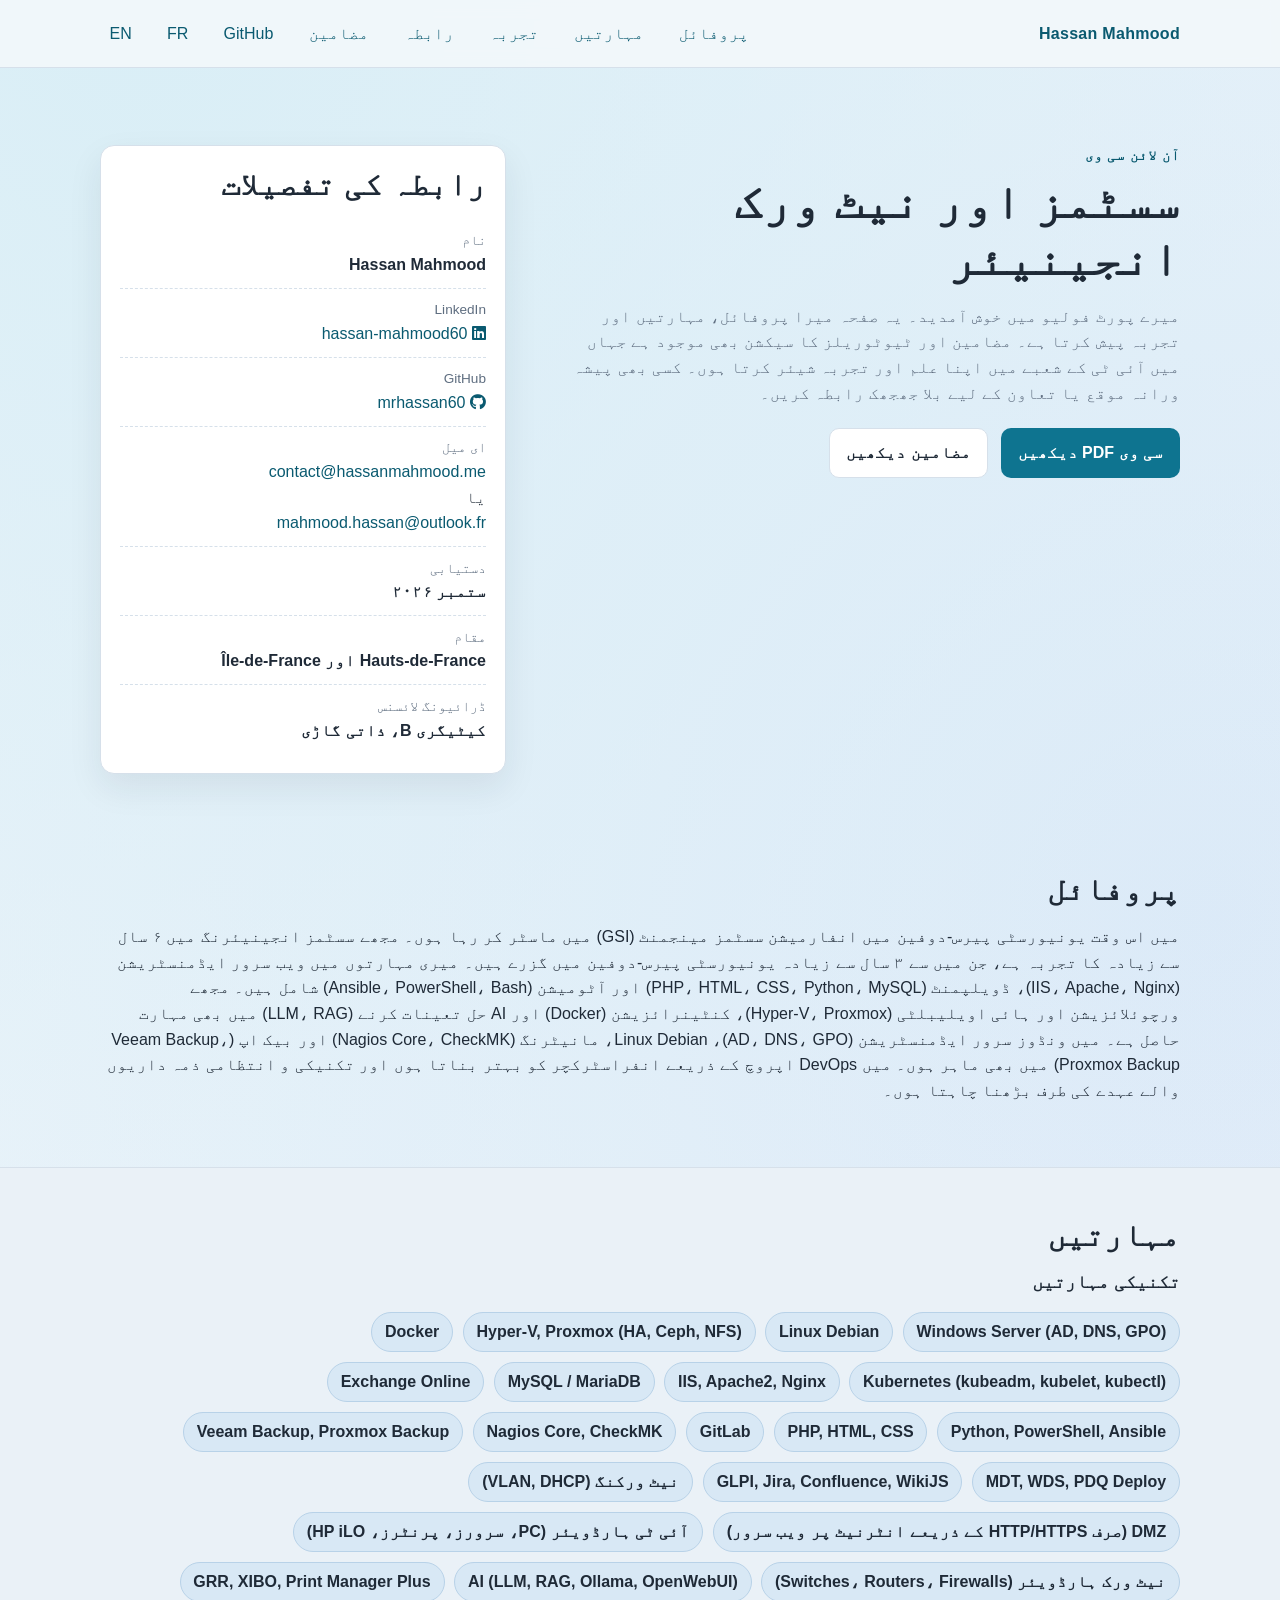
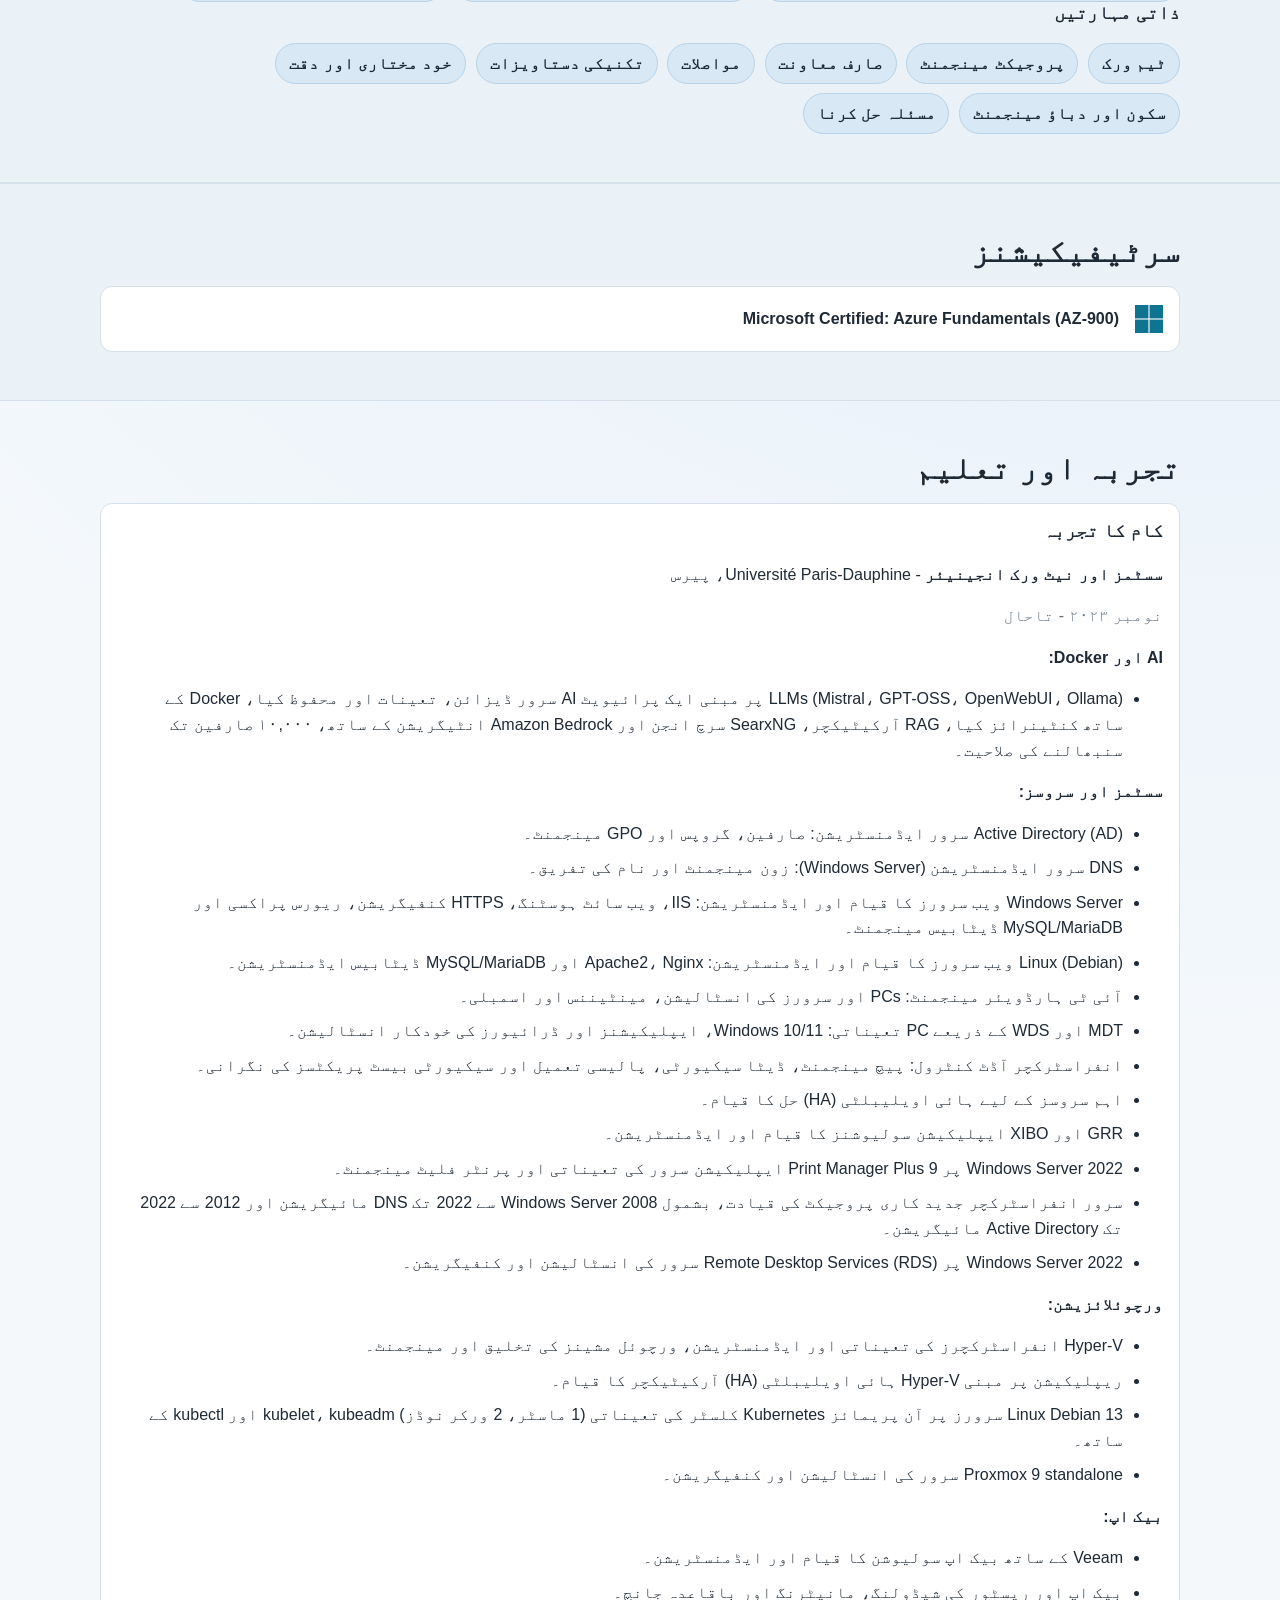
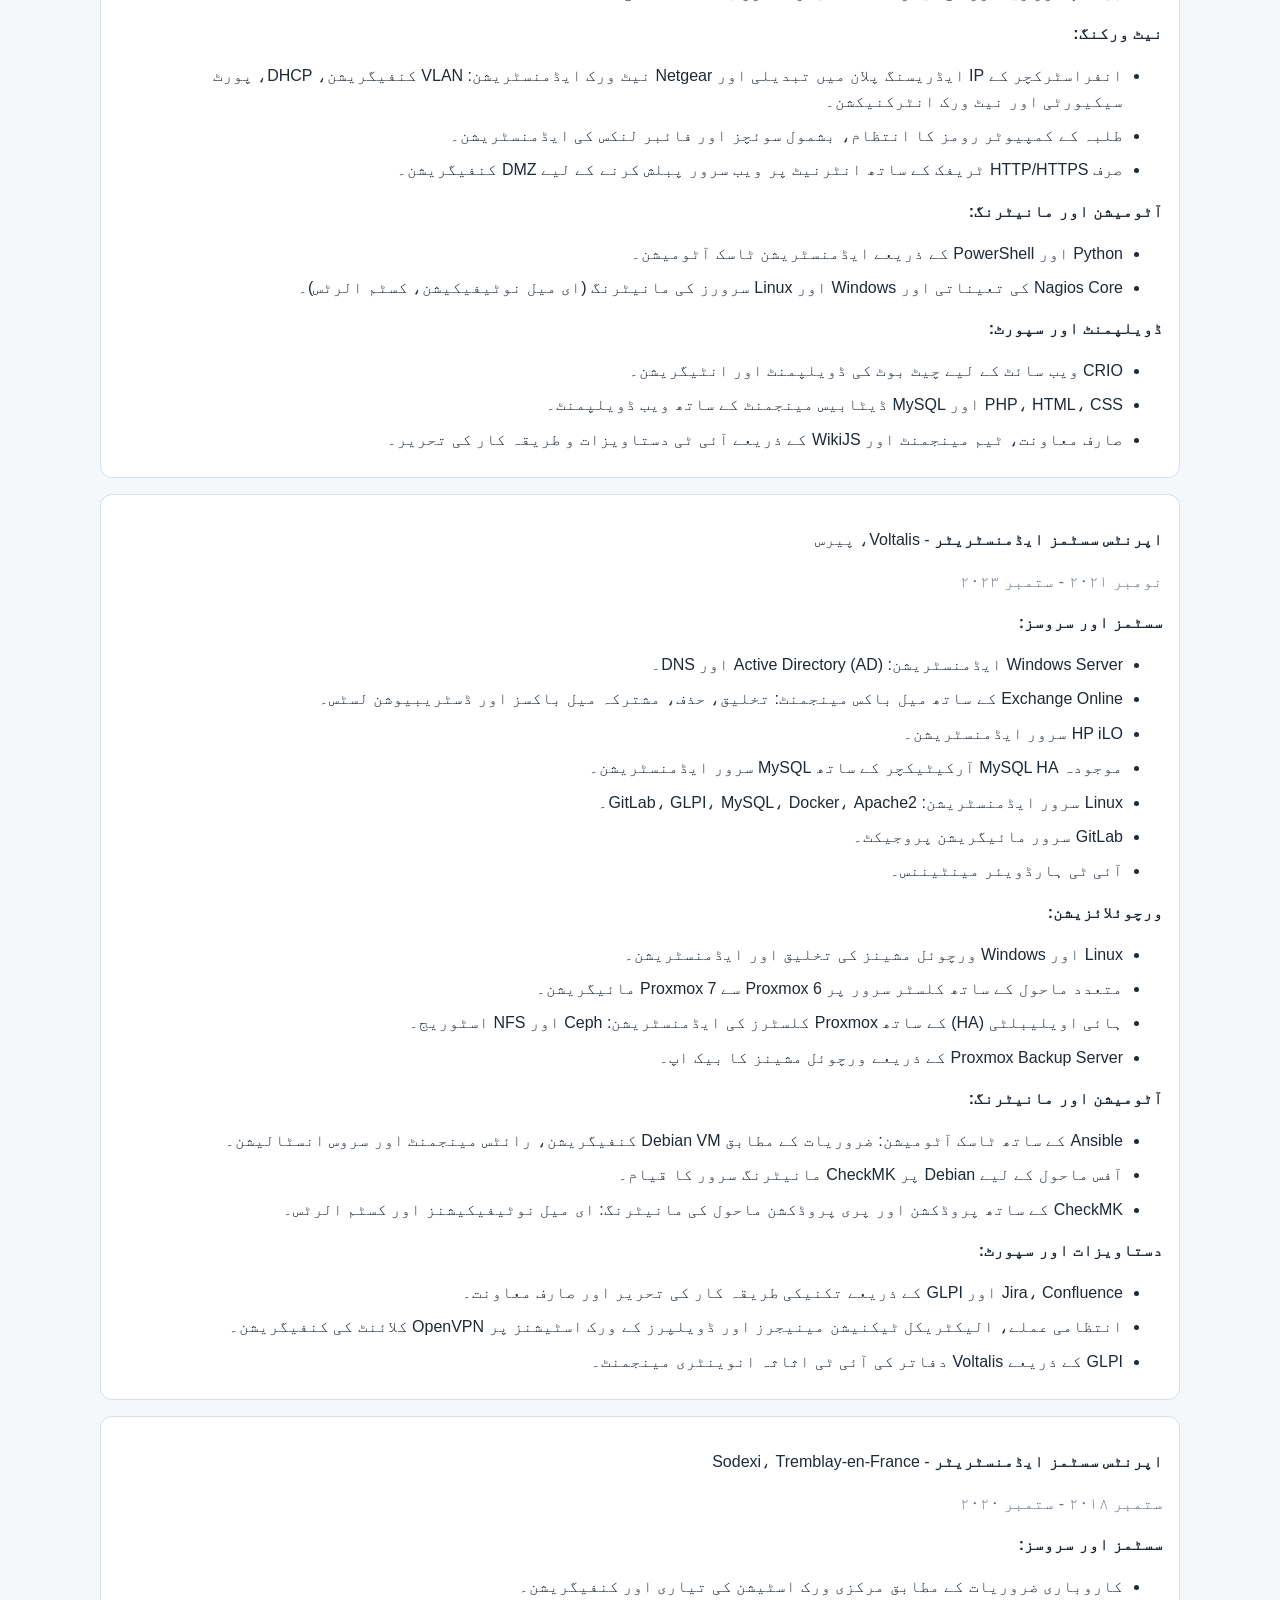
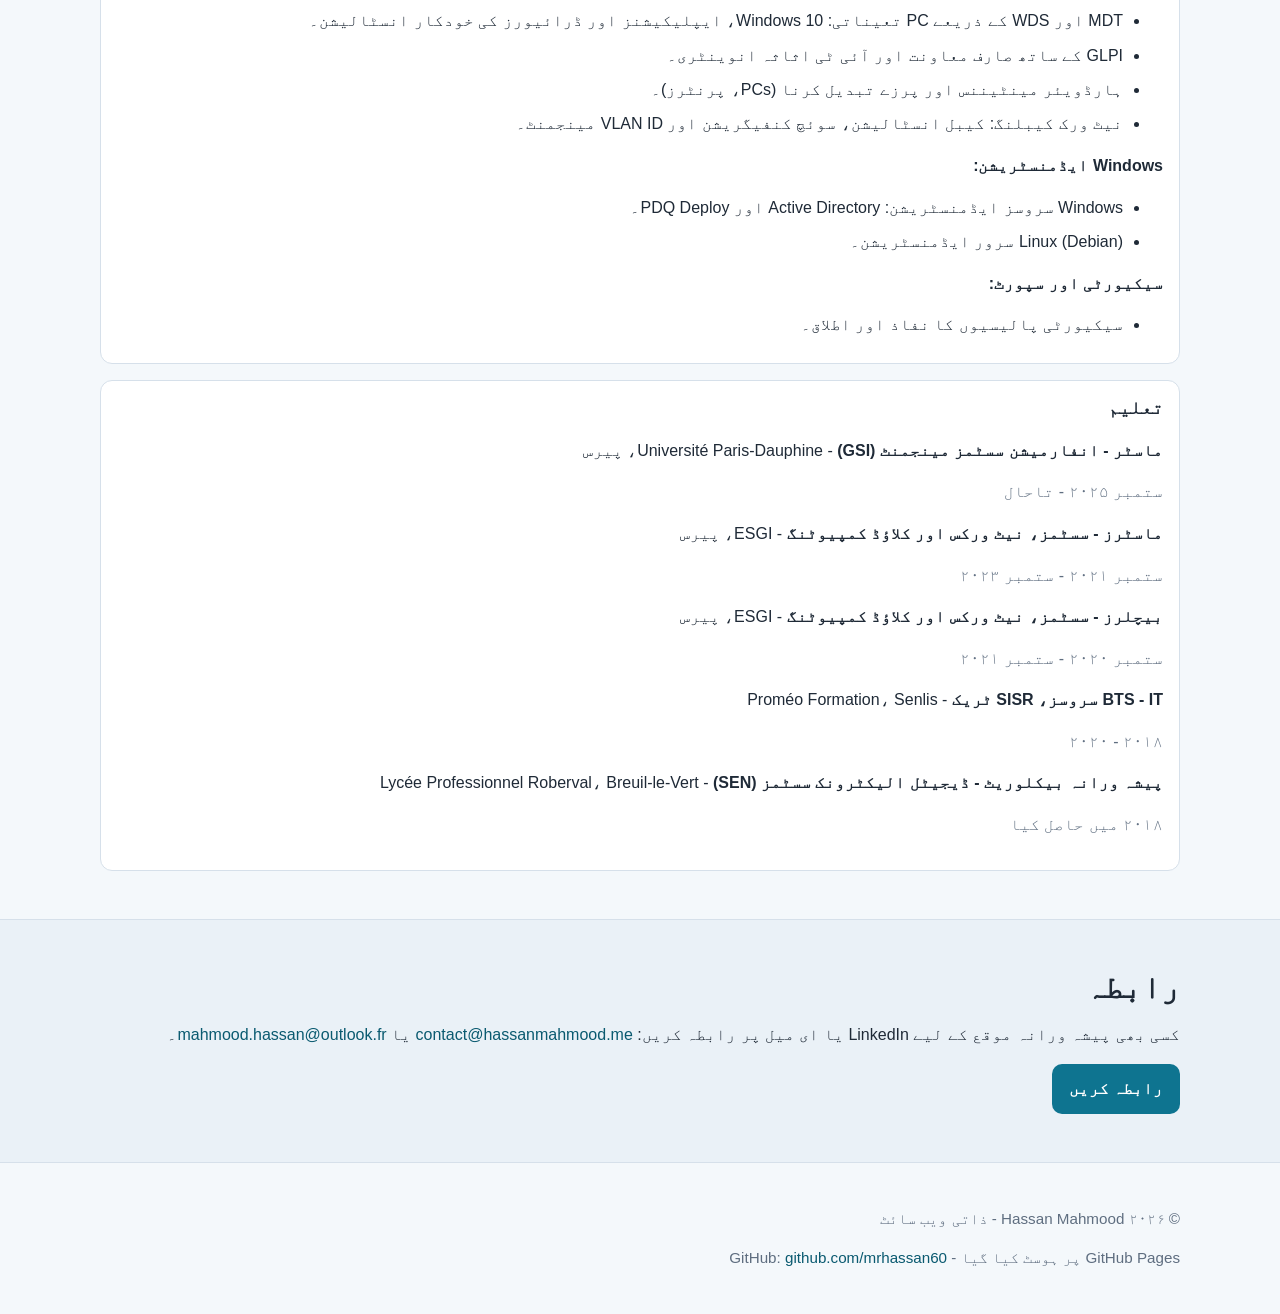
<file: index-ur.html>
<!DOCTYPE html>
<html lang="ur" dir="rtl">
<head>
  <meta charset="UTF-8">
  <meta name="viewport" content="width=device-width, initial-scale=1.0">
  <meta name="description" content="حسن محمود کا آن لائن سی وی۔ پروفائل، مہارتیں، تجربہ اور رابطہ۔">
  <title>Hassan Mahmood | آن لائن سی وی</title>
  <link rel="stylesheet" href="styles.css">
  <link rel="stylesheet" href="https://cdnjs.cloudflare.com/ajax/libs/font-awesome/6.5.2/css/all.min.css" integrity="sha512-SnH5WK+bZxgPHs44uWIX+LLJAJ9/2PkPKZ5QiAj6Ta86w+fsb2TkcmfRyVX3pBnMFcV7oQPJkl9QevSCWr3W6A==" crossorigin="anonymous" referrerpolicy="no-referrer" />
  <style>
    body { font-family: 'Segoe UI', Tahoma, Arial, sans-serif; }
  </style>
</head>
<body>
  <header class="site-header">
    <div class="container nav-wrap">
      <a class="brand" href="index-ur.html">Hassan Mahmood</a>
      <nav class="nav">
        <a href="#profile">پروفائل</a>
        <a href="#skills">مہارتیں</a>
        <a href="#experience">تجربہ</a>
        <a href="#contact">رابطہ</a>
        <a href="articles.html">مضامین</a>
        <a href="https://github.com/mrhassan60" target="_blank" rel="noopener noreferrer">GitHub</a>
        <a href="index.html" title="Version française">FR</a>
        <a href="index-en.html" title="English version">EN</a>
      </nav>
    </div>
  </header>

  <main>
    <section class="hero">
      <div class="container hero-grid">
        <div>
          <p class="kicker">آن لائن سی وی</p>
          <h1>سسٹمز اور نیٹ ورک انجینیئر</h1>
          <p class="lead">
            میرے پورٹ فولیو میں خوش آمدید۔ یہ صفحہ میرا پروفائل، مہارتیں اور تجربہ پیش کرتا ہے۔
            مضامین اور ٹیوٹوریلز کا سیکشن بھی موجود ہے جہاں میں آئی ٹی کے شعبے میں اپنا علم اور تجربہ شیئر کرتا ہوں۔
            کسی بھی پیشہ ورانہ موقع یا تعاون کے لیے بلا جھجھک رابطہ کریں۔
          </p>
          <div class="actions">
            <a class="btn btn-primary" href="assets/CV_Hassan_MAHMOOD_EN.pdf" target="_blank" rel="noopener noreferrer">سی وی PDF دیکھیں</a>
            <a class="btn btn-ghost" href="articles.html">مضامین دیکھیں</a>
          </div>
        </div>
        <aside class="card">
          <h2>رابطہ کی تفصیلات</h2>
          <ul class="meta-list">
            <li><span>نام</span><strong>Hassan Mahmood</strong></li>
            <li><span>LinkedIn</span><a href="https://www.linkedin.com/in/hassan-mahmood60/" target="_blank" rel="noopener noreferrer"><i class="fa-brands fa-linkedin"></i> hassan-mahmood60</a></li>
            <li><span>GitHub</span><a href="https://github.com/mrhassan60" target="_blank" rel="noopener noreferrer"><i class="fa-brands fa-github"></i> mrhassan60</a></li>
            <li><span>ای میل</span><a href="mailto:contact@hassanmahmood.me">contact@hassanmahmood.me</a> یا <a href="mailto:mahmood.hassan@outlook.fr">mahmood.hassan@outlook.fr</a></li>
            <li><span>دستیابی</span><strong>ستمبر ۲۰۲۶</strong></li>
            <li><span>مقام</span><strong>Hauts-de-France اور Île-de-France</strong></li>
            <li><span>ڈرائیونگ لائسنس</span><strong>کیٹیگری B، ذاتی گاڑی</strong></li>
          </ul>
        </aside>
      </div>
    </section>

    <section id="profile" class="section">
      <div class="container">
        <h2>پروفائل</h2>
        <p>
          میں اس وقت یونیورسٹی پیرس-دوفین میں انفارمیشن سسٹمز مینجمنٹ (GSI) میں ماسٹر کر رہا ہوں۔
          مجھے سسٹمز انجینیئرنگ میں ۶ سال سے زیادہ کا تجربہ ہے، جن میں سے ۳ سال سے زیادہ یونیورسٹی پیرس-دوفین میں گزرے ہیں۔
          میری مہارتوں میں ویب سرور ایڈمنسٹریشن (IIS، Apache، Nginx)، ڈویلپمنٹ (PHP، HTML، CSS، Python، MySQL)
          اور آٹومیشن (Ansible، PowerShell، Bash) شامل ہیں۔ مجھے ورچوئلائزیشن اور ہائی اویلیبلٹی (Hyper-V، Proxmox)،
          کنٹینرائزیشن (Docker) اور AI حل تعینات کرنے (LLM، RAG) میں بھی مہارت حاصل ہے۔
          میں ونڈوز سرور ایڈمنسٹریشن (AD، DNS، GPO)، Linux Debian، مانیٹرنگ (Nagios Core، CheckMK)
          اور بیک اپ (Veeam Backup، Proxmox Backup) میں بھی ماہر ہوں۔
          میں DevOps اپروچ کے ذریعے انفراسٹرکچر کو بہتر بناتا ہوں اور تکنیکی و انتظامی ذمہ داریوں والے عہدے کی طرف بڑھنا چاہتا ہوں۔
        </p>
      </div>
    </section>

    <section id="skills" class="section section-alt">
      <div class="container">
        <h2>مہارتیں</h2>
        <h3>تکنیکی مہارتیں</h3>
        <div class="chips">
          <span>Windows Server (AD, DNS, GPO)</span>
          <span>Linux Debian</span>
          <span>Hyper-V, Proxmox (HA, Ceph, NFS)</span>
          <span>Docker</span>
          <span>Kubernetes (kubeadm, kubelet, kubectl)</span>
          <span>IIS, Apache2, Nginx</span>
          <span>MySQL / MariaDB</span>
          <span>Exchange Online</span>
          <span>Python, PowerShell, Ansible</span>
          <span>PHP, HTML, CSS</span>
          <span>GitLab</span>
          <span>Nagios Core, CheckMK</span>
          <span>Veeam Backup, Proxmox Backup</span>
          <span>MDT, WDS, PDQ Deploy</span>
          <span>GLPI, Jira, Confluence, WikiJS</span>
          <span>نیٹ ورکنگ (VLAN, DHCP)</span>
          <span>DMZ (صرف HTTP/HTTPS کے ذریعے انٹرنیٹ پر ویب سرور)</span>
          <span>آئی ٹی ہارڈویئر (PC، سرورز، پرنٹرز، HP iLO)</span>
          <span>نیٹ ورک ہارڈویئر (Switches، Routers، Firewalls)</span>
          <span>AI (LLM, RAG, Ollama, OpenWebUI)</span>
          <span>GRR, XIBO, Print Manager Plus</span>
        </div>
        <h3>ذاتی مہارتیں</h3>
        <div class="chips">
          <span>ٹیم ورک</span>
          <span>پروجیکٹ مینجمنٹ</span>
          <span>صارف معاونت</span>
          <span>مواصلات</span>
          <span>تکنیکی دستاویزات</span>
          <span>خود مختاری اور دقت</span>
          <span>سکون اور دباؤ مینجمنٹ</span>
          <span>مسئلہ حل کرنا</span>
        </div>
      </div>
    </section>

    <section id="certifications" class="section section-alt">
      <div class="container">
        <h2>سرٹیفیکیشنز</h2>
        <div class="cert-list">
          <div class="cert-item">
            <i class="fa-brands fa-microsoft"></i>
            <p><strong>Microsoft Certified: Azure Fundamentals (AZ-900)</strong></p>
          </div>
        </div>
      </div>
    </section>

    <section id="experience" class="section">
      <div class="container">
        <h2>تجربہ اور تعلیم</h2>
        <div class="timeline">
          <article>
            <h3>کام کا تجربہ</h3>
            <p><strong>سسٹمز اور نیٹ ورک انجینیئر</strong> - Université Paris-Dauphine، پیرس</p>
            <p class="muted">نومبر ۲۰۲۳ - تاحال</p>
            <p><strong>AI اور Docker:</strong></p>
            <ul class="ats-list">
              <li>LLMs (Mistral، GPT-OSS، OpenWebUI، Ollama) پر مبنی ایک پرائیویٹ AI سرور ڈیزائن، تعینات اور محفوظ کیا، Docker کے ساتھ کنٹینرائز کیا، RAG آرکیٹیکچر، SearxNG سرچ انجن اور Amazon Bedrock انٹیگریشن کے ساتھ، ۱۰,۰۰۰ صارفین تک سنبھالنے کی صلاحیت۔</li>
            </ul>

            <p><strong>سسٹمز اور سروسز:</strong></p>
            <ul class="ats-list">
              <li>Active Directory (AD) سرور ایڈمنسٹریشن: صارفین، گروپس اور GPO مینجمنٹ۔</li>
              <li>DNS سرور ایڈمنسٹریشن (Windows Server): زون مینجمنٹ اور نام کی تفریق۔</li>
              <li>Windows Server ویب سرورز کا قیام اور ایڈمنسٹریشن: IIS، ویب سائٹ ہوسٹنگ، HTTPS کنفیگریشن، ریورس پراکسی اور MySQL/MariaDB ڈیٹابیس مینجمنٹ۔</li>
              <li>Linux (Debian) ویب سرورز کا قیام اور ایڈمنسٹریشن: Apache2، Nginx اور MySQL/MariaDB ڈیٹابیس ایڈمنسٹریشن۔</li>
              <li>آئی ٹی ہارڈویئر مینجمنٹ: PCs اور سرورز کی انسٹالیشن، مینٹیننس اور اسمبلی۔</li>
              <li>MDT اور WDS کے ذریعے PC تعیناتی: Windows 10/11، ایپلیکیشنز اور ڈرائیورز کی خودکار انسٹالیشن۔</li>
              <li>انفراسٹرکچر آڈٹ کنٹرول: پیچ مینجمنٹ، ڈیٹا سیکیورٹی، پالیسی تعمیل اور سیکیورٹی بیسٹ پریکٹسز کی نگرانی۔</li>
              <li>اہم سروسز کے لیے ہائی اویلیبلٹی (HA) حل کا قیام۔</li>
              <li>GRR اور XIBO ایپلیکیشن سولیوشنز کا قیام اور ایڈمنسٹریشن۔</li>
              <li>Windows Server 2022 پر Print Manager Plus 9 ایپلیکیشن سرور کی تعیناتی اور پرنٹر فلیٹ مینجمنٹ۔</li>
              <li>سرور انفراسٹرکچر جدید کاری پروجیکٹ کی قیادت، بشمول Windows Server 2008 سے 2022 تک DNS مائیگریشن اور 2012 سے 2022 تک Active Directory مائیگریشن۔</li>
              <li>Windows Server 2022 پر Remote Desktop Services (RDS) سرور کی انسٹالیشن اور کنفیگریشن۔</li>
            </ul>

            <p><strong>ورچوئلائزیشن:</strong></p>
            <ul class="ats-list">
              <li>Hyper-V انفراسٹرکچرز کی تعیناتی اور ایڈمنسٹریشن، ورچوئل مشینز کی تخلیق اور مینجمنٹ۔</li>
              <li>ریپلیکیشن پر مبنی Hyper-V ہائی اویلیبلٹی (HA) آرکیٹیکچر کا قیام۔</li>
              <li>Linux Debian 13 سرورز پر آن پریمائز Kubernetes کلسٹر کی تعیناتی (1 ماسٹر، 2 ورکر نوڈز) kubelet، kubeadm اور kubectl کے ساتھ۔</li>
              <li>Proxmox 9 standalone سرور کی انسٹالیشن اور کنفیگریشن۔</li>
            </ul>

            <p><strong>بیک اپ:</strong></p>
            <ul class="ats-list">
              <li>Veeam کے ساتھ بیک اپ سولیوشن کا قیام اور ایڈمنسٹریشن۔</li>
              <li>بیک اپ اور ریسٹور کی شیڈولنگ، مانیٹرنگ اور باقاعدہ جانچ۔</li>
            </ul>

            <p><strong>نیٹ ورکنگ:</strong></p>
            <ul class="ats-list">
              <li>انفراسٹرکچر کے IP ایڈریسنگ پلان میں تبدیلی اور Netgear نیٹ ورک ایڈمنسٹریشن: VLAN کنفیگریشن، DHCP، پورٹ سیکیورٹی اور نیٹ ورک انٹرکنیکشن۔</li>
              <li>طلبہ کے کمپیوٹر رومز کا انتظام، بشمول سوئچز اور فائبر لنکس کی ایڈمنسٹریشن۔</li>
              <li>صرف HTTP/HTTPS ٹریفک کے ساتھ انٹرنیٹ پر ویب سرور پبلش کرنے کے لیے DMZ کنفیگریشن۔</li>
            </ul>

            <p><strong>آٹومیشن اور مانیٹرنگ:</strong></p>
            <ul class="ats-list">
              <li>Python اور PowerShell کے ذریعے ایڈمنسٹریشن ٹاسک آٹومیشن۔</li>
              <li>Nagios Core کی تعیناتی اور Windows اور Linux سرورز کی مانیٹرنگ (ای میل نوٹیفیکیشن، کسٹم الرٹس)۔</li>
            </ul>

            <p><strong>ڈویلپمنٹ اور سپورٹ:</strong></p>
            <ul class="ats-list">
              <li>CRIO ویب سائٹ کے لیے چیٹ بوٹ کی ڈویلپمنٹ اور انٹیگریشن۔</li>
              <li>PHP، HTML، CSS اور MySQL ڈیٹابیس مینجمنٹ کے ساتھ ویب ڈویلپمنٹ۔</li>
              <li>صارف معاونت، ٹیم مینجمنٹ اور WikiJS کے ذریعے آئی ٹی دستاویزات و طریقہ کار کی تحریر۔</li>
            </ul>
          </article>
          <article>
            <p><strong>اپرنٹس سسٹمز ایڈمنسٹریٹر</strong> - Voltalis، پیرس</p>
            <p class="muted">نومبر ۲۰۲۱ - ستمبر ۲۰۲۳</p>
            <p><strong>سسٹمز اور سروسز:</strong></p>
            <ul class="ats-list">
              <li>Windows Server ایڈمنسٹریشن: Active Directory (AD) اور DNS۔</li>
              <li>Exchange Online کے ساتھ میل باکس مینجمنٹ: تخلیق، حذف، مشترکہ میل باکسز اور ڈسٹریبیوشن لسٹس۔</li>
              <li>HP iLO سرور ایڈمنسٹریشن۔</li>
              <li>موجودہ MySQL HA آرکیٹیکچر کے ساتھ MySQL سرور ایڈمنسٹریشن۔</li>
              <li>Linux سرور ایڈمنسٹریشن: GitLab، GLPI، MySQL، Docker، Apache2۔</li>
              <li>GitLab سرور مائیگریشن پروجیکٹ۔</li>
              <li>آئی ٹی ہارڈویئر مینٹیننس۔</li>
            </ul>

            <p><strong>ورچوئلائزیشن:</strong></p>
            <ul class="ats-list">
              <li>Linux اور Windows ورچوئل مشینز کی تخلیق اور ایڈمنسٹریشن۔</li>
              <li>متعدد ماحول کے ساتھ کلسٹر سرور پر Proxmox 6 سے Proxmox 7 مائیگریشن۔</li>
              <li>ہائی اویلیبلٹی (HA) کے ساتھ Proxmox کلسٹرز کی ایڈمنسٹریشن: Ceph اور NFS اسٹوریج۔</li>
              <li>Proxmox Backup Server کے ذریعے ورچوئل مشینز کا بیک اپ۔</li>
            </ul>

            <p><strong>آٹومیشن اور مانیٹرنگ:</strong></p>
            <ul class="ats-list">
              <li>Ansible کے ساتھ ٹاسک آٹومیشن: ضروریات کے مطابق Debian VM کنفیگریشن، رائٹس مینجمنٹ اور سروس انسٹالیشن۔</li>
              <li>آفس ماحول کے لیے Debian پر CheckMK مانیٹرنگ سرور کا قیام۔</li>
              <li>CheckMK کے ساتھ پروڈکشن اور پری پروڈکشن ماحول کی مانیٹرنگ: ای میل نوٹیفیکیشنز اور کسٹم الرٹس۔</li>
            </ul>

            <p><strong>دستاویزات اور سپورٹ:</strong></p>
            <ul class="ats-list">
              <li>Jira، Confluence اور GLPI کے ذریعے تکنیکی طریقہ کار کی تحریر اور صارف معاونت۔</li>
              <li>انتظامی عملے، الیکٹریکل ٹیکنیشن مینیجرز اور ڈویلپرز کے ورک اسٹیشنز پر OpenVPN کلائنٹ کی کنفیگریشن۔</li>
              <li>GLPI کے ذریعے Voltalis دفاتر کی آئی ٹی اثاثہ انوینٹری مینجمنٹ۔</li>
            </ul>
          </article>
          <article>
            <p><strong>اپرنٹس سسٹمز ایڈمنسٹریٹر</strong> - Sodexi، Tremblay-en-France</p>
            <p class="muted">ستمبر ۲۰۱۸ - ستمبر ۲۰۲۰</p>
            <p><strong>سسٹمز اور سروسز:</strong></p>
            <ul class="ats-list">
              <li>کاروباری ضروریات کے مطابق مرکزی ورک اسٹیشن کی تیاری اور کنفیگریشن۔</li>
              <li>MDT اور WDS کے ذریعے PC تعیناتی: Windows 10، ایپلیکیشنز اور ڈرائیورز کی خودکار انسٹالیشن۔</li>
              <li>GLPI کے ساتھ صارف معاونت اور آئی ٹی اثاثہ انوینٹری۔</li>
              <li>ہارڈویئر مینٹیننس اور پرزے تبدیل کرنا (PCs، پرنٹرز)۔</li>
              <li>نیٹ ورک کیبلنگ: کیبل انسٹالیشن، سوئچ کنفیگریشن اور VLAN ID مینجمنٹ۔</li>
            </ul>

            <p><strong>Windows ایڈمنسٹریشن:</strong></p>
            <ul class="ats-list">
              <li>Windows سروسز ایڈمنسٹریشن: Active Directory اور PDQ Deploy۔</li>
              <li>Linux (Debian) سرور ایڈمنسٹریشن۔</li>
            </ul>

            <p><strong>سیکیورٹی اور سپورٹ:</strong></p>
            <ul class="ats-list">
              <li>سیکیورٹی پالیسیوں کا نفاذ اور اطلاق۔</li>
            </ul>
          </article>
          <article>
            <h3>تعلیم</h3>
            <p><strong>ماسٹر - انفارمیشن سسٹمز مینجمنٹ (GSI)</strong> - Université Paris-Dauphine، پیرس</p>
            <p class="muted">ستمبر ۲۰۲۵ - تاحال</p>
            <p><strong>ماسٹرز - سسٹمز، نیٹ ورکس اور کلاؤڈ کمپیوٹنگ</strong> - ESGI، پیرس</p>
            <p class="muted">ستمبر ۲۰۲۱ - ستمبر ۲۰۲۳</p>
            <p><strong>بیچلرز - سسٹمز، نیٹ ورکس اور کلاؤڈ کمپیوٹنگ</strong> - ESGI، پیرس</p>
            <p class="muted">ستمبر ۲۰۲۰ - ستمبر ۲۰۲۱</p>
            <p><strong>BTS - IT سروسز، SISR ٹریک</strong> - Proméo Formation، Senlis</p>
            <p class="muted">۲۰۱۸ - ۲۰۲۰</p>
            <p><strong>پیشہ ورانہ بیکلوریٹ - ڈیجیٹل الیکٹرونک سسٹمز (SEN)</strong> - Lycée Professionnel Roberval، Breuil-le-Vert</p>
            <p class="muted">۲۰۱۸ میں حاصل کیا</p>
          </article>
        </div>
      </div>
    </section>

    <section id="contact" class="section section-alt">
      <div class="container">
        <h2>رابطہ</h2>
        <p>کسی بھی پیشہ ورانہ موقع کے لیے LinkedIn یا ای میل پر رابطہ کریں: <a href="mailto:contact@hassanmahmood.me">contact@hassanmahmood.me</a> یا <a href="mailto:mahmood.hassan@outlook.fr">mahmood.hassan@outlook.fr</a>۔</p>
        <a class="btn btn-primary" href="https://www.linkedin.com/in/hassan-mahmood60/" target="_blank" rel="noopener noreferrer">رابطہ کریں</a>
      </div>
    </section>
  </main>

  <footer class="site-footer">
    <div class="container">
      <p>© ۲۰۲۶ Hassan Mahmood - ذاتی ویب سائٹ</p>
      <p>GitHub Pages پر ہوسٹ کیا گیا - GitHub: <a href="https://github.com/mrhassan60" target="_blank" rel="noopener noreferrer">github.com/mrhassan60</a></p>
    </div>
  </footer>
</body>
</html>
</file>
<file: styles.css>
:root {
  --bg: #f4f8fb;
  --surface: #ffffff;
  --surface-alt: #eaf1f7;
  --text: #1f2a37;
  --muted: #5f6e80;
  --primary: #0e7490;
  --primary-dark: #0a5a70;
  --border: #d6e0ea;
  --shadow: 0 14px 34px rgba(31, 42, 55, 0.08);
  --radius: 14px;
}

* {
  box-sizing: border-box;
}

html {
  scroll-behavior: smooth;
}

body {
  margin: 0;
  font-family: "Segoe UI", Tahoma, Geneva, Verdana, sans-serif;
  color: var(--text);
  background:
    radial-gradient(circle at 10% 0%, #d9eef6 0, transparent 28%),
    radial-gradient(circle at 95% 15%, #dce9f8 0, transparent 32%),
    var(--bg);
  line-height: 1.6;
}

a {
  color: var(--primary-dark);
  text-decoration: none;
}

a:hover {
  text-decoration: underline;
}

.container {
  width: min(1080px, 92%);
  margin: 0 auto;
}

.site-header {
  position: sticky;
  top: 0;
  z-index: 100;
  backdrop-filter: blur(8px);
  background: rgba(244, 248, 251, 0.86);
  border-bottom: 1px solid var(--border);
}

.nav-wrap {
  display: flex;
  align-items: center;
  justify-content: space-between;
  gap: 1rem;
  padding: 0.9rem 0;
}

.brand {
  font-weight: 700;
  letter-spacing: 0.3px;
}

.nav {
  display: flex;
  flex-wrap: wrap;
  gap: 1rem;
}

.nav a {
  padding: 0.4rem 0.6rem;
  border-radius: 8px;
}

.nav a[aria-current="page"],
.nav a:hover {
  background: var(--surface-alt);
  text-decoration: none;
}

.hero {
  padding: 4.8rem 0 3rem;
}

.hero-grid {
  display: grid;
  grid-template-columns: 1.6fr 1fr;
  gap: 1.5rem;
  align-items: start;
}

.kicker {
  margin: 0 0 0.35rem;
  font-size: 0.86rem;
  font-weight: 700;
  letter-spacing: 1px;
  text-transform: uppercase;
  color: var(--primary-dark);
}

h1,
h2,
h3 {
  line-height: 1.2;
  margin-top: 0;
}

h1 {
  font-size: clamp(2rem, 4vw, 3rem);
  margin-bottom: 0.8rem;
}

h2 {
  font-size: clamp(1.5rem, 3vw, 2rem);
  margin-bottom: 1rem;
}

.lead {
  color: var(--muted);
  max-width: 70ch;
}

.actions {
  display: flex;
  flex-wrap: wrap;
  gap: 0.8rem;
  margin-top: 1.35rem;
}

.btn {
  display: inline-flex;
  align-items: center;
  justify-content: center;
  border-radius: 10px;
  padding: 0.7rem 1rem;
  font-weight: 600;
  border: 1px solid transparent;
  transition: 0.2s ease;
}

.btn:hover {
  transform: translateY(-1px);
  text-decoration: none;
}

.btn-primary {
  background: var(--primary);
  color: #fff;
}

.btn-primary:hover {
  background: var(--primary-dark);
}

.btn-ghost {
  border-color: var(--border);
  background: var(--surface);
  color: var(--text);
}

.card,
.post-card {
  background: var(--surface);
  border: 1px solid var(--border);
  border-radius: var(--radius);
  box-shadow: var(--shadow);
}

.card {
  padding: 1.2rem;
}

.meta-list {
  list-style: none;
  margin: 0;
  padding: 0;
}

.meta-list li {
  display: flex;
  flex-direction: column;
  padding: 0.65rem 0;
  border-bottom: 1px dashed var(--border);
}

.meta-tags {
  display: flex;
  flex-wrap: wrap;
  gap: 0.45rem;
  margin-top: 0.35rem;
}

.meta-tags span {
  display: inline-flex;
  align-items: center;
  border-radius: 999px;
  padding: 0.28rem 0.6rem;
  background: #eef5fb;
  border: 1px solid var(--border);
  font-weight: 600;
  color: var(--text);
}

.meta-list li:last-child {
  border-bottom: 0;
}

.meta-list span {
  font-size: 0.85rem;
  color: var(--muted);
}

.section {
  padding: 3rem 0;
}

.section-alt {
  background: var(--surface-alt);
  border-top: 1px solid var(--border);
  border-bottom: 1px solid var(--border);
}

.chips {
  display: flex;
  flex-wrap: wrap;
  gap: 0.6rem;
}

.chips span {
  background: #d8e8f5;
  border: 1px solid #b8d2e8;
  border-radius: 999px;
  padding: 0.4rem 0.8rem;
  font-weight: 600;
}

.timeline {
  display: grid;
  gap: 1rem;
}

.timeline article {
  background: var(--surface);
  border: 1px solid var(--border);
  border-radius: 12px;
  padding: 1rem;
}

.muted {
  color: var(--muted);
}

.ats-list {
  margin: 0.6rem 0 0;
  padding-left: 1.2rem;
}

.ats-list li {
  margin-bottom: 0.55rem;
}

.grid-cards {
  margin-top: 1.5rem;
  display: grid;
  grid-template-columns: repeat(3, minmax(0, 1fr));
  gap: 1rem;
}

.post-card {
  padding: 1.1rem;
}

.tag {
  display: inline-block;
  margin: 0;
  padding: 0.15rem 0.55rem;
  border-radius: 999px;
  background: #dff2ea;
  color: #0f766e;
  font-size: 0.8rem;
  font-weight: 700;
}

.offers-grid {
  margin-top: 1rem;
  display: grid;
  grid-template-columns: repeat(3, minmax(0, 1fr));
  gap: 1rem;
}

.offer-card {
  background: var(--surface);
  border: 1px solid #cfd8e3;
  border-radius: 12px;
  padding: 1.1rem;
  display: flex;
  flex-direction: column;
}

.offer-card-featured {
  border: 2px solid #2c6fde;
  box-shadow: 0 10px 24px rgba(44, 111, 222, 0.12);
}

.offer-badge {
  display: inline-flex;
  align-self: flex-start;
  margin: 0 0 0.55rem;
  padding: 0.2rem 0.58rem;
  border-radius: 999px;
  font-size: 0.78rem;
  font-weight: 700;
}

.offer-badge-success {
  background: #dcead0;
  color: #3a6b1b;
}

.offer-badge-featured {
  background: #d5e3f8;
  color: #2f5b9b;
}

.offer-badge-custom {
  background: #efe7da;
  color: #6f5a31;
}

.offer-card h3 {
  margin-bottom: 0.25rem;
}

.offer-subtitle {
  margin: 0;
  color: #344150;
  min-height: 3.1rem;
}

.offer-start {
  margin: 0.8rem 0 0;
  color: var(--muted);
}

.offer-price {
  margin: 0;
  font-size: 2rem;
  line-height: 1.1;
  font-weight: 700;
}

.offer-price span {
  font-size: 1.35rem;
  color: var(--muted);
  font-weight: 600;
}

.offer-cap {
  margin: 0.2rem 0 0.75rem;
  color: #313c49;
  font-weight: 600;
  border-bottom: 1px solid #d9dee7;
  padding-bottom: 0.75rem;
}

.offer-list {
  list-style: none;
  margin: 0;
  padding: 0;
  display: grid;
  gap: 0.45rem;
}

.offer-list li {
  position: relative;
  padding-left: 0.92rem;
  color: #2a3340;
  line-height: 1.34;
}

.offer-list li::before {
  content: "";
  position: absolute;
  left: 0;
  top: 0.58em;
  width: 0.34rem;
  height: 0.34rem;
  border-radius: 50%;
  background: #0f9d77;
}

.offer-list .offer-muted-item {
  color: #7b8795;
}

.offer-list .offer-muted-item::before {
  background: #c2c9d2;
}

.offer-btn {
  margin-top: auto;
  width: 100%;
  gap: 0.4rem;
}

.offer-btn i {
  font-size: 0.85rem;
}

.site-footer {
  padding: 1.8rem 0;
  color: var(--muted);
  font-size: 0.95rem;
}

.cert-list {
  display: grid;
  gap: 1rem;
}

.cert-item {
  display: flex;
  align-items: center;
  gap: 1rem;
  background: var(--surface);
  border: 1px solid var(--border);
  border-radius: 12px;
  padding: 1rem;
}

.cert-item p {
  margin: 0;
  font-weight: 600;
}

.cert-item i {
  font-size: 2rem;
  color: var(--primary);
}

@media (max-width: 900px) {
  .hero-grid {
    grid-template-columns: 1fr;
  }

  .grid-cards {
    grid-template-columns: 1fr 1fr;
  }

  .offers-grid {
    grid-template-columns: 1fr;
  }

  .offer-subtitle {
    min-height: 0;
  }
}

@media (max-width: 640px) {
  .nav-wrap {
    flex-direction: column;
    align-items: flex-start;
  }

  .grid-cards {
    grid-template-columns: 1fr;
  }
}
</file>
